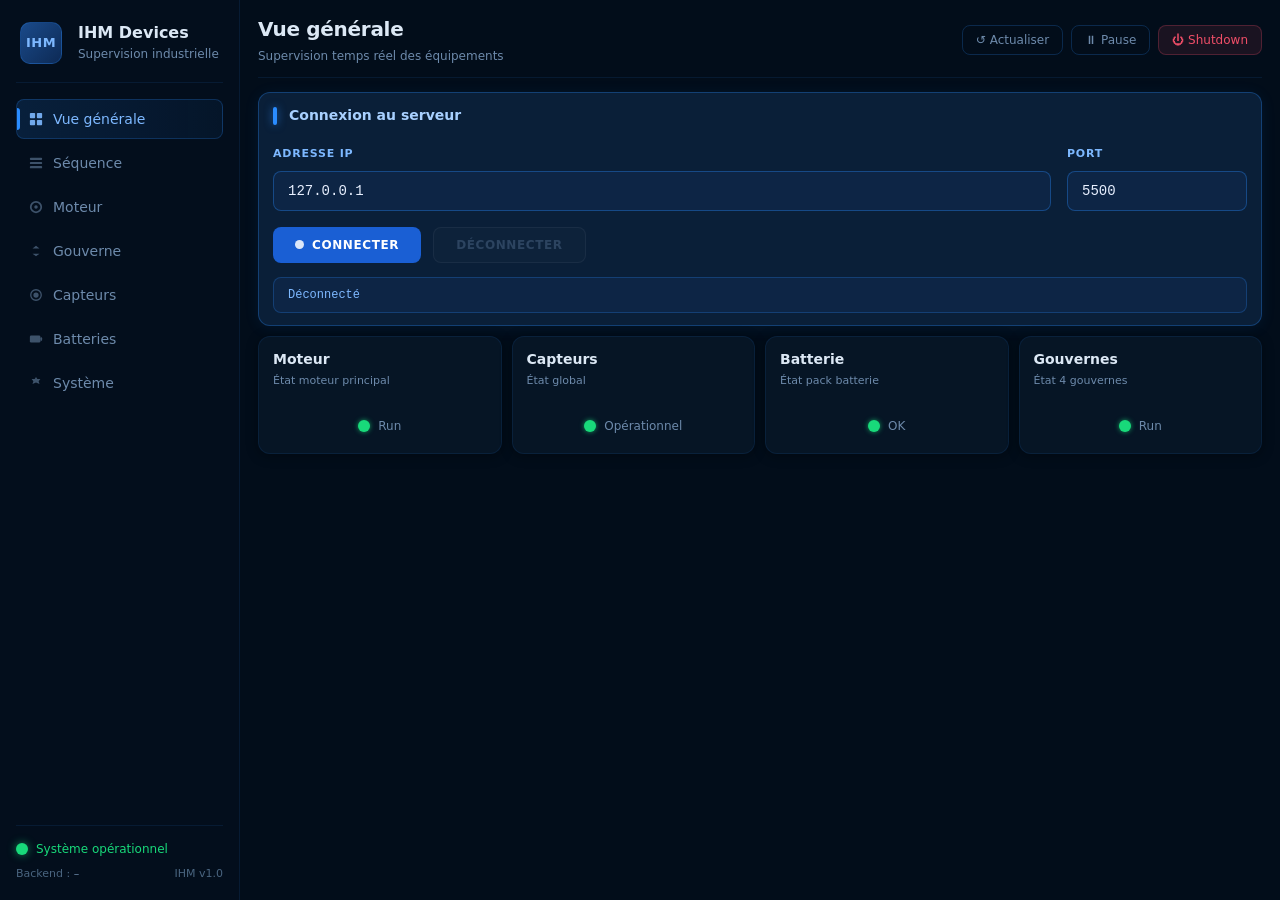
<file: index.html>
<!DOCTYPE html>
<html lang="fr">
<head>
  <meta charset="UTF-8" />
  <meta name="viewport" content="width=device-width, initial-scale=1.0" />
  <title>IHM Supervision Industrielle</title>
  <link rel="stylesheet" href="style.css" />
</head>
<body>
<div class="app">

  <aside class="sidebar">
    <div class="brand">
      <div class="brand-logo">IHM</div>
      <div>
        <h1>IHM Devices</h1>
        <p>Supervision industrielle</p>
      </div>
    </div>
    <nav class="nav">
      <button class="nav-btn active" data-tab="dashboard"><span class="nav-icon nav-icon--dash"></span>Vue générale</button>
      <button class="nav-btn" data-tab="sequence"><span class="nav-icon nav-icon--seq"></span>Séquence</button>
      <button class="nav-btn" data-tab="moteur"><span class="nav-icon nav-icon--motor"></span>Moteur</button>
      <button class="nav-btn" data-tab="gouverne"><span class="nav-icon nav-icon--gouv"></span>Gouverne</button>
      <button class="nav-btn" data-tab="sensors"><span class="nav-icon nav-icon--sensor"></span>Capteurs</button>
      <button class="nav-btn" data-tab="batteries"><span class="nav-icon nav-icon--bat"></span>Batteries</button>
      <button class="nav-btn" data-tab="systeme"><span class="nav-icon nav-icon--sys"></span>Système</button>
    </nav>
    <div class="sidebar-footer">
      <div class="system-state">
        <span class="state-dot online"></span>
        <span id="sysStateLabel">Système opérationnel</span>
      </div>
      <div class="sidebar-meta">
        <span>Backend : <strong id="sidebarBackendStatus">–</strong></span>
        <span>IHM v1.0</span>
      </div>
    </div>
  </aside>

  <main class="main">
    <header class="topbar">
      <div>
        <h2 id="pageTitle">Vue générale</h2>
        <p id="pageSubtitle">Supervision temps réel des équipements</p>
      </div>
      <div class="topbar-actions">
        <button class="ghost-btn" id="refreshBtn">↺ Actualiser</button>
        <button class="ghost-btn" id="pauseBtn">⏸ Pause</button>
        <button class="danger-btn" id="globalShutdownBtn">⏻ Shutdown</button>
      </div>
    </header>

    <!-- ══════════ DASHBOARD ══════════ -->
    <section id="dashboard" class="tab-content active">
      <div class="grid">

        <!-- Connexion WebSocket -->
        <div class="card span-12 card-connexion">
          <div class="conn-card-title">
            <span class="conn-accent-bar"></span>
            <h3>Connexion au serveur</h3>
          </div>
          <div class="conn-fields-row">
            <div class="conn-field-group conn-field-ip">
              <label for="wsIp">ADRESSE IP</label>
              <input id="wsIp" type="text" placeholder="127.0.0.1" value="127.0.0.1" spellcheck="false" autocomplete="off" />
            </div>
            <div class="conn-field-group conn-field-port">
              <label for="wsPort">PORT</label>
              <input id="wsPort" type="number" placeholder="5500" value="5500" min="1" max="65535" />
            </div>
          </div>
          <div class="conn-btn-row">
            <button class="conn-btn-connect" id="btnConnect"><span class="conn-btn-dot"></span>CONNECTER</button>
            <button class="conn-btn-disconnect" id="btnDisconnect" disabled>DÉCONNECTER</button>
          </div>
          <div class="conn-status-bar" id="connectionStatus">Déconnecté</div>
          <div class="conn-error-bar hidden" id="errorMessage"></div>
        </div>

        <!-- Résumé Moteur — Run uniquement -->
        <div class="card span-3">
          <div class="card-header">
            <div><h3>Moteur</h3><p>État moteur principal</p></div>

          </div>
          <div class="dash-kpi-center">
            <div class="dash-kpi-led-row">
              <span class="led-sm" id="dashMotorRunLed" data-state="unknown"></span>
              <span class="dash-kpi-label">Run</span>
            </div>

          </div>
        </div>

        <!-- Résumé Capteurs — 1 LED globale -->
        <div class="card span-3">
          <div class="card-header">
            <div><h3>Capteurs</h3><p>État global</p></div>
          </div>
          <!-- LEDs masquées utilisées par le JS -->
          <span style="display:none" id="dashLedEau"      data-state="unknown"></span>
          <span style="display:none" id="dashLedPression" data-state="unknown"></span>
          <span style="display:none" id="dashLedTemp1"    data-state="unknown"></span>
          <span style="display:none" id="dashLedTemp2"    data-state="unknown"></span>
          <span style="display:none" id="dashLedTemp3"    data-state="unknown"></span>
          <span style="display:none" id="dashLedTempP"    data-state="unknown"></span>
          <span style="display:none" id="dashLedTemp"     data-state="unknown"></span>
          <div class="dash-kpi-center">
            <div class="dash-kpi-led-row">
              <span class="led-sm" id="dashLedCapteurs" data-state="unknown"></span>
              <span class="dash-kpi-label">Opérationnel</span>
            </div>
          </div>
        </div>

        <!-- Résumé Batterie — badge OK + niveau -->
        <div class="card span-3">
          <div class="card-header">
            <div><h3>Batterie</h3><p>État pack batterie</p></div>

          </div>
          <div class="dash-kpi-center">
            <div class="dash-kpi-led-row">
              <span class="led-sm" id="dashBatLed" data-state="unknown"></span>
              <span class="dash-kpi-label">OK</span>
            </div>

          </div>
        </div>

        <!-- Résumé Gouvernes — Run -->
        <div class="card span-3">
          <div class="card-header">
            <div><h3>Gouvernes</h3><p>État 4 gouvernes</p></div>
          </div>
          <div class="dash-kpi-center">
            <div class="dash-kpi-led-row">
              <span class="led-sm" id="dashGouvRunLed" data-state="unknown"></span>
              <span class="dash-kpi-label">Run</span>
            </div>
          </div>
        </div>

      </div>
    </section>

    <!-- ══════════ SÉQUENCE ══════════ -->
    <section id="sequence" class="tab-content">
      <div class="grid">

        <div class="card span-12 card-motor-banner">
          <div class="motor-banner-content">
            <div class="motor-banner-title">
              <span class="motor-banner-dot" id="seqBannerDot"></span>
              <div><h3>Gestion des séquences</h3><p>Séquence manuelle (10 étapes) ou automatique</p></div>
            </div>
            <span class="status-pill" id="seqStatusBadge">IDLE</span>
          </div>
        </div>

        <!-- SÉQUENCE MANUELLE -->
        <div class="card span-7">
          <div class="card-header">
            <div><h3>Séquence manuelle</h3><p>Exécution étape par étape</p></div>
          </div>
          <div class="seq-list">
            <div class="seq-item" id="seqItem1">
              <span class="seq-num">01</span>
              <span class="seq-name">Alimentation courant</span>
              <span class="led-sm seq-led" id="seqLed1" data-state="unknown"></span>
              <div class="seq-toggle" id="seqToggle1" data-active="0">
                <span class="seq-toggle-label seq-toggle-off">OFF</span>
                <span class="seq-toggle-thumb"></span>
                <span class="seq-toggle-label seq-toggle-on">ON</span>
              </div>
              <button class="seq-validate-btn" id="seqBtn1">Valider</button>
            </div>
            <div class="seq-item" id="seqItem2">
              <span class="seq-num">02</span>
              <span class="seq-name">Reset Shutdown</span>
              <span class="led-sm seq-led" id="seqLed2" data-state="unknown"></span>
              <div class="seq-toggle" id="seqToggle2" data-active="0">
                <span class="seq-toggle-label seq-toggle-off">OFF</span>
                <span class="seq-toggle-thumb"></span>
                <span class="seq-toggle-label seq-toggle-on">ON</span>
              </div>
              <button class="seq-validate-btn" id="seqBtn2">Valider</button>
            </div>
            <div class="seq-item" id="seqItem3">
              <span class="seq-num">03</span>
              <span class="seq-name">Allumage du 48V</span>
              <span class="led-sm seq-led" id="seqLed3" data-state="unknown"></span>
              <div class="seq-toggle" id="seqToggle3" data-active="0">
                <span class="seq-toggle-label seq-toggle-off">OFF</span>
                <span class="seq-toggle-thumb"></span>
                <span class="seq-toggle-label seq-toggle-on">ON</span>
              </div>
              <button class="seq-validate-btn" id="seqBtn3">Valider</button>
            </div>
            <div class="seq-item" id="seqItem4">
              <span class="seq-num">04</span>
              <span class="seq-name">Attente Magic</span>
              <span class="led-sm seq-led" id="seqLed4" data-state="unknown"></span>
              <div class="seq-toggle" id="seqToggle4" data-active="0">
                <span class="seq-toggle-label seq-toggle-off">OFF</span>
                <span class="seq-toggle-thumb"></span>
                <span class="seq-toggle-label seq-toggle-on">ON</span>
              </div>
              <button class="seq-validate-btn" id="seqBtn4">Valider</button>
            </div>
            <div class="seq-item" id="seqItem5">
              <span class="seq-num">05</span>
              <span class="seq-name">Attente velib</span>
              <span class="led-sm seq-led" id="seqLed5" data-state="unknown"></span>
              <div class="seq-toggle" id="seqToggle5" data-active="0">
                <span class="seq-toggle-label seq-toggle-off">OFF</span>
                <span class="seq-toggle-thumb"></span>
                <span class="seq-toggle-label seq-toggle-on">ON</span>
              </div>
              <button class="seq-validate-btn" id="seqBtn5">Valider</button>
            </div>
            <div class="seq-item" id="seqItem6">
              <span class="seq-num">06</span>
              <span class="seq-name">Passage KAPa On</span>
              <span class="led-sm seq-led" id="seqLed6" data-state="unknown"></span>
              <button class="seq-validate-btn" id="seqBtn6">ON</button>
            </div>
            <div class="seq-item" id="seqItem7">
              <span class="seq-num">07</span>
              <span class="seq-name">Passage Puissance On</span>
              <span class="led-sm seq-led" id="seqLed7" data-state="unknown"></span>
              <div class="seq-toggle" id="seqToggle7" data-active="0">
                <span class="seq-toggle-label seq-toggle-off">OFF</span>
                <span class="seq-toggle-thumb"></span>
                <span class="seq-toggle-label seq-toggle-on">ON</span>
              </div>
              <button class="seq-validate-btn" id="seqBtn7">Valider</button>
            </div>
            <div class="seq-item" id="seqItem8">
              <span class="seq-num">08</span>
              <span class="seq-name">Passage KAPa Off</span>
              <span class="led-sm seq-led" id="seqLed8" data-state="unknown"></span>
              <button class="seq-validate-btn" id="seqBtn8">OFF</button>
            </div>
            <div class="seq-item" id="seqItem9">
              <span class="seq-num">09</span>
              <span class="seq-name">Mode Safety a On</span>
              <span class="led-sm seq-led" id="seqLed9" data-state="unknown"></span>
              <div class="seq-toggle" id="seqToggle9" data-active="0">
                <span class="seq-toggle-label seq-toggle-off">OFF</span>
                <span class="seq-toggle-thumb"></span>
                <span class="seq-toggle-label seq-toggle-on">ON</span>
              </div>
              <button class="seq-validate-btn" id="seqBtn9">Valider</button>
            </div>
            <div class="seq-item" id="seqItem10">
              <span class="seq-num">10</span>
              <span class="seq-name">Séquence finale</span>
              <span class="led-sm seq-led" id="seqLed10" data-state="unknown"></span>
              <div class="seq-toggle" id="seqToggle10" data-active="0">
                <span class="seq-toggle-label seq-toggle-off">OFF</span>
                <span class="seq-toggle-thumb"></span>
                <span class="seq-toggle-label seq-toggle-on">ON</span>
              </div>
              <button class="seq-validate-btn" id="seqBtn10">Valider</button>
            </div>
          </div>
        </div>

        <!-- SÉQUENCE AUTOMATIQUE -->
        <div class="card span-5">
          <div class="card-header">
            <div><h3>Séquence automatique</h3><p>Lancement automatique de la séquence complète</p></div>
          </div>
          <div class="seq-auto-panel">
            <div class="seq-auto-status">
              <div class="seq-auto-row">
                <span class="led-sm" id="seqAutoLed" data-state="unknown"></span>
                <span id="seqAutoLabel">En attente</span>
              </div>
              <div class="seq-auto-progress">
                <div class="seq-auto-bar" id="seqAutoBar" style="width:0%"></div>
              </div>
              <span class="seq-auto-pct" id="seqAutoPct">0 / 10</span>
            </div>
            <button class="seq-auto-launch-btn" id="seqAutoBtn">▶ Lancer séquence auto</button>
            <button class="seq-auto-stop-btn hidden" id="seqAutoStopBtn">■ Arrêter</button>
            <div class="motor-command-feedback" id="seqAutoFeedback">Aucune séquence active.</div>
          </div>
        </div>

      </div>
    </section>

    <!-- ══════════ MOTEUR ══════════ -->
    <section id="moteur" class="tab-content">
      <div class="grid">

        <!-- Bandeau -->
        <div class="card span-12 card-motor-banner">
          <div class="motor-banner-content">
            <div class="motor-banner-title">
              <span class="motor-banner-dot" id="motorBannerDot"></span>
              <div><h3>Moteur principal — SMO</h3><p>Supervision et commande du moteur de propulsion</p></div>
            </div>
            <div class="banner-indicators-row banner-indicators-row--lg">
              <div class="banner-ind-item banner-ind-item--lg">
                <span class="led" id="motorIndStatut" data-state="unknown"></span>
                <span>Statut</span>
              </div>
              <div class="banner-ind-sep"></div>
              <div class="banner-ind-item banner-ind-item--lg">
                <span class="led" id="motorIndSeq" data-state="unknown"></span>
                <span>Séquence</span>
              </div>
              <div class="banner-ind-sep"></div>
              <div class="banner-ind-item banner-ind-item--lg">
                <span class="led" id="motorIndRun" data-state="unknown"></span>
                <span>Run</span>
              </div>
            </div>

          </div>
        </div>

        <!-- Commande opérationnelle -->
        <div class="card span-12">
          <div class="card-header">
            <div><h3>Commande opérationnelle</h3><p>Lancement séquence et run moteur</p></div>
          </div>
          <div class="op-cmd-row-wide">
            <button class="op-btn-wide op-btn-wide--seq" id="motorSeqBtn">
              <span class="led-sm" id="motorSeqLed" data-state="unknown"></span>
              <span class="op-btn-wide-label">Séquence</span>
            </button>
            <button class="op-btn-wide op-btn-wide--run" id="motorRunBtn">
              <span class="led-sm" id="motorRunLed" data-state="unknown"></span>
              <span class="op-btn-wide-label">Run</span>
            </button>
          </div>
        </div>

        <!-- Commande RPM + Infos côte à côte -->
        <div class="card span-5">
          <div class="card-header">
            <div><h3>Commande moteur</h3><p>Saisie de la consigne RPM</p></div>
          </div>
          <div class="motor-command-box">
            <label class="motor-command-label" for="rpmInput">Consigne RPM (0 – 3000 tr/min)</label>
            <div class="motor-input-row">
              <input id="rpmInput" type="number" min="0" max="3000" step="10" value="1500" placeholder="Entrer la vitesse" />
              <button id="sendRpmBtn" class="btn-primary">Entrée</button>
              <button id="stopMotorBtn" class="btn-stop">Stop</button>
            </div>
            <div class="motor-command-feedback" id="motorCommandFeedback">Aucune commande envoyée.</div>
          </div>
        </div>

        <div class="card span-7">
          <div class="card-header">
            <div><h3>Informations moteur</h3><p>État courant en temps réel</p></div>
          </div>
          <div class="motor-info-grid">
            <div class="motor-info-box"><span class="motor-info-label">Statut</span><strong id="motorStatus">RUN</strong></div>
            <div class="motor-info-box"><span class="motor-info-label">RPM actuel</span><strong id="motorRpmActual">– tr/min</strong></div>
            <div class="motor-info-box"><span class="motor-info-label">RPM consigné</span><strong id="motorRpmCmd">– tr/min</strong></div>
            <div class="motor-info-box"><span class="motor-info-label">Temp. moteur</span><strong id="motorTemperature">– °C</strong></div>
          </div>
          <div class="rpm-gauge-wrap">
            <div class="rpm-gauge-header">
              <span class="motor-info-label">Charge RPM</span>
              <span id="rpmGaugePct">–%</span>
            </div>
            <div class="rpm-gauge-track">
              <div class="rpm-gauge-fill" id="rpmGaugeFill" style="width:0%"></div>
            </div>
            <div class="rpm-gauge-scale">
              <span>0</span><span>1107</span><span>2214</span><span>3321</span><span>4428</span>
            </div>
          </div>
        </div>

        <!-- Courbe moteur — RPM + 4 températures -->
        <div class="card span-12">
          <div class="card-header">
            <div><h3>Courbe moteur</h3><p>RPM · TempSmo1 · TempSmo2 · TempSmo3 · TempPlaque</p></div>
            <div class="chart-toggle-group">
              <button class="chart-toggle active" data-series="0" data-chart="motorChart">RPM</button>
              <button class="chart-toggle active" data-series="1" data-chart="motorChart">T°Moteur</button>
              <button class="chart-toggle active" data-series="2" data-chart="motorChart">T°Smo1</button>
              <button class="chart-toggle active" data-series="3" data-chart="motorChart">T°Smo2</button>
              <button class="chart-toggle active" data-series="4" data-chart="motorChart">T°Smo3</button>
              <button class="chart-toggle active" data-series="5" data-chart="motorChart">T°Plaque</button>
            </div>
          </div>
          <div class="chart-wrap"><canvas id="motorChart"></canvas></div>
        </div>

      </div>
    </section>

    <!-- ══════════ GOUVERNE ══════════ -->
    <section id="gouverne" class="tab-content">
      <div class="grid">

        <!-- Bandeau — indicateurs sur une ligne -->
        <div class="card span-12 card-motor-banner">
          <div class="motor-banner-content">
            <div class="motor-banner-title">
              <span class="motor-banner-dot" id="gouvBannerDot"></span>
              <div><h3>Gouvernes — Positionneurs</h3><p>4 gouvernes CANopen</p></div>
            </div>
            <!-- 4 gouvernes × (Statut + Run) sur une ligne, Séq. unique commune -->
            <!-- LEDs masquées pour le JS -->
            <span style="display:none" id="gSupStatut" data-state="unknown"></span>
            <span style="display:none" id="gSupRun"    data-state="unknown"></span>
            <span style="display:none" id="gTriStatut" data-state="unknown"></span>
            <span style="display:none" id="gTriRun"    data-state="unknown"></span>
            <span style="display:none" id="gInfStatut" data-state="unknown"></span>
            <span style="display:none" id="gInfRun"    data-state="unknown"></span>
            <span style="display:none" id="gBabStatut" data-state="unknown"></span>
            <span style="display:none" id="gBabRun"    data-state="unknown"></span>
            <!-- Séquence unique visible -->
            <div class="banner-ind-item banner-ind-item--lg">
              <span class="led gouv-seq-led" id="gouvSeqLed" data-state="unknown"></span>
              <span style="font-size:12px;font-weight:600;color:var(--muted)">Séquence</span>
            </div>

          </div>
        </div>

        <!-- Retour mesures (gauche) + Commande position (droite) -->
        <div class="card span-6">
          <div class="card-header">
            <div><h3>Retour mesures</h3><p>stGOUVERNE2SCG — TxPDO</p></div>
          </div>
          <div class="gouv-table-wrap">
            <table class="table gouv-measures-table">
              <thead>
                <tr><th>Gouverne</th><th>Status</th><th>Run</th><th>Position</th><th>Vitesse</th><th>Couple</th><th>SW</th></tr>
              </thead>
              <tbody>
                <tr>
                  <td class="gouv-name gouv-sup">Sup</td>
                  <td><span class="led" id="ledGouvSup" data-state="unknown"></span></td><td><span class="led" id="runGouvSup" data-state="unknown"></span></td>
                  <td id="gSup_pos">–</td><td id="gSup_vit">–</td><td id="gSup_cpl">–</td><td id="gSup_sw">–</td>
                </tr>
                <tr>
                  <td class="gouv-name gouv-tri">Tri</td>
                  <td><span class="led" id="ledGouvTri" data-state="unknown"></span></td><td><span class="led" id="runGouvTri" data-state="unknown"></span></td>
                  <td id="gTri_pos">–</td><td id="gTri_vit">–</td><td id="gTri_cpl">–</td><td id="gTri_sw">–</td>
                </tr>
                <tr>
                  <td class="gouv-name gouv-inf">Inf</td>
                  <td><span class="led" id="ledGouvInf" data-state="unknown"></span></td><td><span class="led" id="runGouvInf" data-state="unknown"></span></td>
                  <td id="gInf_pos">–</td><td id="gInf_vit">–</td><td id="gInf_cpl">–</td><td id="gInf_sw">–</td>
                </tr>
                <tr>
                  <td class="gouv-name gouv-bab">Bab</td>
                  <td><span class="led" id="ledGouvBab" data-state="unknown"></span></td><td><span class="led" id="runGouvBab" data-state="unknown"></span></td>
                  <td id="gBab_pos">–</td><td id="gBab_vit">–</td><td id="gBab_cpl">–</td><td id="gBab_sw">–</td>
                </tr>
              </tbody>
            </table>
          </div>
          <!-- Barres de position -->
          <div class="rpm-gauge-wrap" style="margin-top:10px;">
            <div class="rpm-gauge-header">
              <span class="motor-info-label">Positions (±16.5° limite)</span>
              <span id="gouvPosPct" style="font-size:10px;color:var(--muted)">—</span>
            </div>
            <div class="gouv-bars-row">
              <div class="gouv-bar-item"><span class="gouv-bar-label gouv-sup">Sup</span><div class="rpm-gauge-track"><div class="rpm-gauge-fill gouv-fill"     id="gouvBarSup" style="width:50%"></div></div></div>
              <div class="gouv-bar-item"><span class="gouv-bar-label gouv-tri">Tri</span><div class="rpm-gauge-track"><div class="rpm-gauge-fill gouv-fill-tri" id="gouvBarTri" style="width:50%"></div></div></div>
              <div class="gouv-bar-item"><span class="gouv-bar-label gouv-inf">Inf</span><div class="rpm-gauge-track"><div class="rpm-gauge-fill gouv-fill-inf" id="gouvBarInf" style="width:50%"></div></div></div>
              <div class="gouv-bar-item"><span class="gouv-bar-label gouv-bab">Bab</span><div class="rpm-gauge-track"><div class="rpm-gauge-fill gouv-fill-bab" id="gouvBarBab" style="width:50%"></div></div></div>
            </div>
            <div class="rpm-gauge-scale"><span>-150</span><span>-75</span><span>0</span><span>+75</span><span>+150</span></div>
          </div>
        </div>

        <!-- Commande position (droite) -->
        <div class="card span-6">
          <div class="card-header">
            <div><h3>Commande position</h3><p>Consigne aux gouvernes sélectionnées</p></div>
          </div>
          <div class="motor-command-box">
            <label class="motor-command-label" for="gouvPosInput">Consigne (−150 à +150)</label>
            <div class="motor-input-row">
              <input id="gouvPosInput" type="number" min="-150" max="150" step="0.5" value="0" />
              <button id="sendGouvPosBtn" class="btn-primary">Envoyer</button>
            </div>
            <div class="motor-command-feedback" id="gouvCommandFeedback">Aucune commande envoyée.</div>
          </div>
          <div class="gouv-select-section">
            <div class="gouv-select-title">Gouvernes cibles</div>
            <div class="gouv-checkboxes">
              <label class="gouv-cb gouv-cb--sup"><input type="checkbox" id="cbGouvSup" checked /><span class="gouv-cb-box"></span><span>Supérieure</span></label>
              <label class="gouv-cb gouv-cb--tri"><input type="checkbox" id="cbGouvTri" checked /><span class="gouv-cb-box"></span><span>Tribord</span></label>
              <label class="gouv-cb gouv-cb--inf"><input type="checkbox" id="cbGouvInf" checked /><span class="gouv-cb-box"></span><span>Inférieure</span></label>
              <label class="gouv-cb gouv-cb--bab"><input type="checkbox" id="cbGouvBab" checked /><span class="gouv-cb-box"></span><span>Babord</span></label>
            </div>
            <button class="gouv-select-all" id="gouvSelectAll">Tout sélectionner</button>
          </div>
        </div>

        <!-- Carte Positions gouvernes : schéma + sliders -->
        <div class="card span-8">
          <div class="card-header">
            <div><h3>Positions gouvernes</h3><p>Schéma temps réel · Limite ±16.5°</p></div>
          </div>
          <div class="gouv-schema-row">

            <!-- Schéma SVG -->
            <div class="gouv-schema-wrap" style="flex:0 0 320px;max-width:320px;">
            <svg id="gouverneSVG" viewBox="0 0 480 480" style="display:block;width:100%;max-height:320px;">
              <defs>
                <radialGradient id="bodyGrad" cx="50%" cy="40%" r="60%">
                  <stop offset="0%"   stop-color="#1a3a5c"/>
                  <stop offset="100%" stop-color="#0a1f38"/>
                </radialGradient>
                <filter id="gouvGlow">
                  <feGaussianBlur stdDeviation="3" result="blur"/>
                  <feMerge><feMergeNode in="blur"/><feMergeNode in="SourceGraphic"/></feMerge>
                </filter>
                <filter id="bodyShadow">
                  <feDropShadow dx="0" dy="4" stdDeviation="8" flood-color="rgba(0,0,0,0.6)"/>
                </filter>
                <linearGradient id="gSupGrad" x1="0" y1="0" x2="1" y2="0">
                  <stop offset="0%" stop-color="#7b5af5"/>
                  <stop offset="100%" stop-color="#a78bfa"/>
                </linearGradient>
                <linearGradient id="gTriGrad" x1="0" y1="0" x2="1" y2="0">
                  <stop offset="0%" stop-color="#2a8cff"/>
                  <stop offset="100%" stop-color="#56a8ff"/>
                </linearGradient>
                <linearGradient id="gInfGrad" x1="0" y1="0" x2="0" y2="1">
                  <stop offset="0%" stop-color="#18d97a"/>
                  <stop offset="100%" stop-color="#4eeaa0"/>
                </linearGradient>
                <linearGradient id="gBabGrad" x1="1" y1="0" x2="0" y2="0">
                  <stop offset="0%" stop-color="#f5a623"/>
                  <stop offset="100%" stop-color="#ffc55a"/>
                </linearGradient>
              </defs>

              <!-- Grille -->
              <circle cx="240" cy="240" r="200" fill="none" stroke="rgba(42,140,255,0.05)" stroke-width="1"/>
              <circle cx="240" cy="240" r="150" fill="none" stroke="rgba(42,140,255,0.04)" stroke-width="1"/>
              <circle cx="240" cy="240" r="100" fill="none" stroke="rgba(42,140,255,0.06)" stroke-width="1"/>
              <line x1="40" y1="240" x2="440" y2="240" stroke="rgba(42,140,255,0.04)" stroke-width="1"/>
              <line x1="240" y1="40"  x2="240" y2="440" stroke="rgba(42,140,255,0.04)" stroke-width="1"/>

              <!-- G1 Supérieure — haut -->
              <line x1="240" y1="60" x2="240" y2="140" stroke="#3a5a7a" stroke-width="3" stroke-linecap="round"/>
              <line x1="220" y1="60" x2="260" y2="60" stroke="#3a5a7a" stroke-width="2"/>
              <g id="govSup" transform="rotate(0,240,140)">
                <rect x="232" y="76" width="16" height="64" rx="6" fill="url(#gSupGrad)" opacity="0.92" filter="url(#gouvGlow)"/>
                <rect x="236" y="80" width="8" height="56" rx="3" fill="rgba(255,255,255,0.08)"/>
              </g>
              <text x="240" y="48" text-anchor="middle" font-size="15" font-weight="700" font-family="Segoe UI,sans-serif" fill="#7b5af5">G1 Sup</text>
              <text id="valSup" x="240" y="57" text-anchor="middle" font-size="13" font-family="Consolas,monospace" fill="#a78bfa">0.0°</text>

              <!-- G2 Tribord — droite -->
              <line x1="340" y1="240" x2="420" y2="240" stroke="#3a5a7a" stroke-width="3" stroke-linecap="round"/>
              <line x1="420" y1="220" x2="420" y2="260" stroke="#3a5a7a" stroke-width="2"/>
              <g id="govTri" transform="rotate(0,340,240)">
                <rect x="344" y="232" width="64" height="16" rx="6" fill="url(#gTriGrad)" opacity="0.92" filter="url(#gouvGlow)"/>
                <rect x="348" y="236" width="56" height="8" rx="3" fill="rgba(255,255,255,0.08)"/>
              </g>
              <text x="432" y="237" text-anchor="start" font-size="15" font-weight="700" font-family="Segoe UI,sans-serif" fill="#2a8cff">G2 Tri</text>
              <text id="valTri" x="432" y="247" text-anchor="start" font-size="13" font-family="Consolas,monospace" fill="#56a8ff">0.0°</text>

              <!-- G3 Inférieure — bas -->
              <line x1="240" y1="340" x2="240" y2="420" stroke="#3a5a7a" stroke-width="3" stroke-linecap="round"/>
              <line x1="220" y1="420" x2="260" y2="420" stroke="#3a5a7a" stroke-width="2"/>
              <g id="govInf" transform="rotate(0,240,340)">
                <rect x="232" y="340" width="16" height="64" rx="6" fill="url(#gInfGrad)" opacity="0.92" filter="url(#gouvGlow)"/>
                <rect x="236" y="344" width="8" height="56" rx="3" fill="rgba(255,255,255,0.08)"/>
              </g>
              <text x="240" y="438" text-anchor="middle" font-size="15" font-weight="700" font-family="Segoe UI,sans-serif" fill="#18d97a">G3 Inf</text>
              <text id="valInf" x="240" y="448" text-anchor="middle" font-size="13" font-family="Consolas,monospace" fill="#4eeaa0">0.0°</text>

              <!-- G4 Babord — gauche -->
              <line x1="60" y1="240" x2="140" y2="240" stroke="#3a5a7a" stroke-width="3" stroke-linecap="round"/>
              <line x1="60" y1="220" x2="60" y2="260" stroke="#3a5a7a" stroke-width="2"/>
              <g id="govBab" transform="rotate(0,140,240)">
                <rect x="76" y="232" width="64" height="16" rx="6" fill="url(#gBabGrad)" opacity="0.92" filter="url(#gouvGlow)"/>
                <rect x="80" y="236" width="56" height="8" rx="3" fill="rgba(255,255,255,0.08)"/>
              </g>
              <text x="48" y="237" text-anchor="end" font-size="15" font-weight="700" font-family="Segoe UI,sans-serif" fill="#f5a623">G4 Bab</text>
              <text id="valBab" x="48" y="247" text-anchor="end" font-size="13" font-family="Consolas,monospace" fill="#ffc55a">0.0°</text>

              <!-- Corps central -->
              <ellipse cx="240" cy="240" rx="85" ry="68"
                       fill="url(#bodyGrad)" stroke="rgba(42,140,255,0.35)"
                       stroke-width="2" filter="url(#bodyShadow)"/>
              <ellipse cx="232" cy="222" rx="38" ry="20" fill="rgba(255,255,255,0.04)"/>
              <circle cx="240" cy="240" r="3" fill="rgba(42,140,255,0.4)"/>

              <!-- Points pivot -->
              <circle cx="240" cy="140" r="5" fill="#3a5a7a" stroke="rgba(42,140,255,0.4)" stroke-width="1.5"/>
              <circle cx="340" cy="240" r="5" fill="#3a5a7a" stroke="rgba(42,140,255,0.4)" stroke-width="1.5"/>
              <circle cx="240" cy="340" r="5" fill="#3a5a7a" stroke="rgba(42,140,255,0.4)" stroke-width="1.5"/>
              <circle cx="140" cy="240" r="5" fill="#3a5a7a" stroke="rgba(42,140,255,0.4)" stroke-width="1.5"/>

              <!-- Arcs limite ±16.5° -->
              <path d="M 218 108 A 34 34 0 0 1 262 108" fill="none" stroke="rgba(240,78,104,0.25)" stroke-width="1.5" stroke-dasharray="3,3"/>
              <path d="M 372 218 A 34 34 0 0 1 372 262" fill="none" stroke="rgba(240,78,104,0.25)" stroke-width="1.5" stroke-dasharray="3,3"/>
              <path d="M 262 372 A 34 34 0 0 1 218 372" fill="none" stroke="rgba(240,78,104,0.25)" stroke-width="1.5" stroke-dasharray="3,3"/>
              <path d="M 108 262 A 34 34 0 0 1 108 218" fill="none" stroke="rgba(240,78,104,0.25)" stroke-width="1.5" stroke-dasharray="3,3"/>
            </svg>
            </div>

            <!-- 4 sliders pleine largeur -->
            <div class="gouv-schema-sliders" style="flex:1;min-width:0;">
              <p class="gouv-sliders-title">Position individuelle</p>
              <div class="gouv-slider-item">
                <div class="gouv-slider-header" style="color:#7b5af5">
                  <span>G1 Sup</span><span id="lblSchSup">0.0°</span>
                </div>
                <input type="range" id="slSchSup" min="-16.5" max="16.5" step="0.1" value="0" class="gouv-range gouv-range--sup"/>
              </div>
              <div class="gouv-slider-item">
                <div class="gouv-slider-header" style="color:#2a8cff">
                  <span>G2 Tri</span><span id="lblSchTri">0.0°</span>
                </div>
                <input type="range" id="slSchTri" min="-16.5" max="16.5" step="0.1" value="0" class="gouv-range gouv-range--tri"/>
              </div>
              <div class="gouv-slider-item">
                <div class="gouv-slider-header" style="color:#18d97a">
                  <span>G3 Inf</span><span id="lblSchInf">0.0°</span>
                </div>
                <input type="range" id="slSchInf" min="-16.5" max="16.5" step="0.1" value="0" class="gouv-range gouv-range--inf"/>
              </div>
              <div class="gouv-slider-item">
                <div class="gouv-slider-header" style="color:#f5a623">
                  <span>G4 Bab</span><span id="lblSchBab">0.0°</span>
                </div>
                <input type="range" id="slSchBab" min="-16.5" max="16.5" step="0.1" value="0" class="gouv-range gouv-range--bab"/>
              </div>
            </div>

          </div>
        </div>

        <!-- Carte Homing — séparée -->
        <div class="card span-4">
          <div class="card-header">
            <div><h3>Commande Homing</h3><p>Retour position zéro des gouvernes</p></div>
          </div>
          <div class="homing-panel">
            <p class="homing-desc">Remet les gouvernes en position de référence avant toute opération.</p>
            <button class="homing-btn" id="homingBtn">⌂ Lancer Homing</button>
            <div class="motor-command-feedback" id="homingFeedback">Aucune procédure active.</div>
            <div class="homing-validation hidden" id="homingValidation">
              <p class="homing-confirm-label">Confirmer le homing ?</p>
              <div class="homing-confirm-row">
                <button class="homing-confirm-yes" id="homingYes">✓ Confirmer</button>
                <button class="homing-confirm-no"  id="homingNo">✕ Annuler</button>
              </div>
            </div>
          </div>
        </div>

      </div>
    </section>

    <!-- ══════════ CAPTEURS ══════════ -->
    <section id="sensors" class="tab-content">
      <div class="grid">

        <!-- Température — 4 sondes -->
        <div class="card span-12">
          <div class="card-header">
            <div><h3>Capteur Température</h3><p>TempSmo1/2/3 + TempPlaque — stCAPTEURTEMPERATURES</p></div>
          </div>
          <table class="table sensor-table">
            <thead>
              <tr><th>Capteur</th><th class="col-led">État</th><th>Retour</th></tr>
            </thead>
            <tbody>
              <tr>
                <td class="sensor-name">TempSmo1_mes</td>
                <td class="col-led"><span class="led" id="ledTemp1" data-state="unknown"></span></td>
                <td id="retourTemp1">– °C</td>
              </tr>
              <tr>
                <td class="sensor-name">TempSmo2_mes</td>
                <td class="col-led"><span class="led" id="ledTemp2" data-state="unknown"></span></td>
                <td id="retourTemp2">– °C</td>
              </tr>
              <tr>
                <td class="sensor-name">TempSmo3_mes</td>
                <td class="col-led"><span class="led" id="ledTemp3" data-state="unknown"></span></td>
                <td id="retourTemp3">– °C</td>
              </tr>
              <tr>
                <td class="sensor-name">TempPlaque_mes</td>
                <td class="col-led"><span class="led" id="ledTempPlaque" data-state="unknown"></span></td>
                <td id="retourTempPlaque">– °C</td>
              </tr>
            </tbody>
          </table>
        </div>

        <!-- Pression -->
        <div class="card span-6">
          <div class="card-header">
            <div><h3>Capteur Pression</h3><p>Pbar_mes — stDATACAPTEURPRESSION</p></div>
          </div>
          <table class="table sensor-table">
            <thead>
              <tr><th>Capteur</th><th class="col-led">État</th><th>Retour</th><th>Immersion</th></tr>
            </thead>
            <tbody>
              <tr>
                <td class="sensor-name">Pbar_mes</td>
                <td class="col-led"><span class="led" id="ledPression" data-state="unknown"></span></td>
                <td id="retourPression">– bar</td>
                <td id="retourImmersion" style="font-family:'Consolas',monospace;color:#56a8ff">– m</td>
              </tr>
            </tbody>
          </table>
        </div>

        <!-- Eau -->
        <div class="card span-6">
          <div class="card-header">
            <div><h3>Capteur Eau</h3><p>etat_capteur_eau — stDATACAPTEUREAU</p></div>
          </div>
          <table class="table sensor-table">
            <thead>
              <tr><th>Capteur</th><th class="col-led">État</th><th>Retour</th></tr>
            </thead>
            <tbody>
              <tr>
                <td class="sensor-name">etat_capteur_eau</td>
                <td class="col-led"><span class="led" id="ledEau" data-state="unknown"></span></td>
                <td id="retourEau">–</td>
              </tr>
            </tbody>
          </table>
        </div>

      </div>
    </section>

    <!-- ══════════ BATTERIES ══════════ -->
    <section id="batteries" class="tab-content">
      <div class="grid">

        <!-- Bandeau statut + barre niveau -->
        <div class="card span-12">
          <div class="card-header">
            <div><h3>Pack batterie</h3><p>stDeviceBatterie — stSBA2SCG_ETAT + stSba2Scg_Info</p></div>
            <span class="status-pill warn" id="batStatusBadge">MONITOR</span>
          </div>
          <div class="bat-level-display">
            <div class="bat-pct-text" id="batPctText">–%</div>
            <div class="bat-bar-track"><div class="bat-bar-fill" id="batBarFill" style="width:0%"></div></div>
            <div class="bat-bar-scale"><span>0%</span><span>25%</span><span>50%</span><span>75%</span><span>100%</span></div>
          </div>
        </div>

        <!-- État BMS — stSBA2SCG_ETAT -->
        <div class="card span-6">
          <div class="card-header">
            <div><h3>État BMS</h3><p>stSBA2SCG_ETAT</p></div>
          </div>
          <div class="bat-data-grid">
            <div class="bat-data-row"><span>batt_i (Intensité)</span><strong id="batI">– A</strong></div>
            <div class="bat-data-row"><span>batt_u (Tension)</span><strong id="batU">– V</strong></div>
            <div class="bat-data-row"><span>batt_uCharge</span><strong id="batUCharge">– V</strong></div>
            <div class="bat-data-row"><span>batt_uDech</span><strong id="batUDech">– V</strong></div>
            <div class="bat-data-row"><span>batt_T (Température)</span><strong id="batTemp" class="warning-text">– °C</strong></div>
            <div class="bat-data-row"><span>batt_Power</span><strong id="batPower">– W</strong></div>
            <div class="bat-data-row"><span>batt_Capacite</span><strong id="batCapacite">– Ah</strong></div>
            <div class="bat-data-row"><span>batt_Energie</span><strong id="batEnergie">– Wh</strong></div>
          </div>
        </div>

        <!-- Info BMS + Tensions éléments — stSba2Scg_Info + stSba2Scg_EltTension -->
        <div class="card span-6">
          <div class="card-header">
            <div><h3>Info + Tensions éléments</h3><p>stSba2Scg_Info + stSBA2SCG_ELEMENTTENSION</p></div>
          </div>
          <div class="bat-data-grid">
            <div class="bat-data-row"><span>uelmin (Tension elt min)</span><strong id="batUelmin">– V</strong></div>
            <div class="bat-data-row"><span>uelmax (Tension elt max)</span><strong id="batUelmax">– V</strong></div>
            <div class="bat-data-row"><span>Tmin (Temp min)</span><strong id="batTmin">– °C</strong></div>
            <div class="bat-data-row highlight-temp"><span>Tmax (Temp max)</span><strong id="batTmax">– °C</strong></div>
            <div class="bat-data-row"><span>BMSstate</span><strong id="batBMSstate">–</strong></div>
            <div class="bat-data-row sep-row"><span>uelement1</span><strong id="batUelt1">– V</strong></div>
            <div class="bat-data-row"><span>uelement2</span><strong id="batUelt2">– V</strong></div>
            <div class="bat-data-row"><span>uelement3</span><strong id="batUelt3">– V</strong></div>
            <div class="bat-data-row"><span>uelement4</span><strong id="batUelt4">– V</strong></div>
          </div>
        </div>

        <!-- Températures disques — stSBA2SCG_ELEMENTTEMPERATURE -->
        <div class="card span-12">
          <div class="card-header">
            <div><h3>Températures disques</h3><p>stSba2Scg_EltTemperature — stSBA2SCG_ELEMENTTEMPERATURE</p></div>
          </div>
          <div class="motor-info-grid">
            <div class="motor-info-box highlight-temp"><span class="motor-info-label">t1_disque</span><strong id="batT1Disque">– °C</strong></div>
            <div class="motor-info-box highlight-temp"><span class="motor-info-label">t2_disque</span><strong id="batT2Disque">– °C</strong></div>
            <div class="motor-info-box"><span class="motor-info-label">U min cellule (config)</span><strong id="batUmin">3.62 V</strong></div>
            <div class="motor-info-box"><span class="motor-info-label">U max cellule (config)</span><strong id="batUmax">3.79 V</strong></div>
          </div>
        </div>

      </div>
    </section>

    <!-- ══════════ SYSTÈME ══════════ -->
    <section id="systeme" class="tab-content">
      <div class="grid">
        <div class="card span-12">
          <div class="card-header">
            <div><h3>État système</h3><p>Informations générales et diagnostics</p></div>
          </div>
          <div class="kpis">
            <div class="kpi"><span class="kpi-label">Version IHM</span><span class="kpi-value" style="font-size:18px">v1.0</span></div>
            <div class="kpi"><span class="kpi-label">Backend</span><span class="kpi-value success-text" style="font-size:18px" id="systBackend">–</span></div>
            <div class="kpi"><span class="kpi-label">Uptime</span><span class="kpi-value" style="font-size:18px" id="systUptime">00:00:00</span></div>
            <div class="kpi"><span class="kpi-label">Mode</span><span class="kpi-value" style="font-size:18px">Supervision</span></div>
          </div>
        </div>
        <div class="card span-12">
          <div class="card-header">
            <div><h3>Journal opérateur</h3><p>Événements récents du système</p></div>
          </div>
          <div class="log-list" id="logList"></div>
        </div>
      </div>
    </section>

  </main>
</div>

<!-- Modal équipement -->
<div class="modal hidden" id="deviceModal">
  <div class="modal-box">
    <div class="modal-header">
      <div><h3 id="modalTitle">Détail équipement</h3><p id="modalSubtitle">Données temps réel</p></div>
      <button class="close-btn" id="closeModalBtn">✕</button>
    </div>
    <div class="modal-body">
      <div class="modal-stats">
        <div class="modal-stat"><span>Statut</span><strong id="modalStatus">OK</strong></div>
        <div class="modal-stat"><span>Valeur actuelle</span><strong id="modalCurrent">–</strong></div>
        <div class="modal-stat"><span>Seuil max</span><strong id="modalThreshold">–</strong></div>
      </div>
      <div class="chart-wrap modal-chart"><canvas id="deviceChart"></canvas></div>
    </div>
  </div>
</div>

<script src="script.js"></script>
</body>
</html>
</file>
<file: style.css>
/* ════════════════════════════════════════
   RESET & BASE
════════════════════════════════════════ */
*, *::before, *::after {
  margin: 0;
  padding: 0;
  box-sizing: border-box;
}

html, body {
  min-height: 100%;
  font-family: "Segoe UI", system-ui, sans-serif;
  background: #020d1a;
  color: #dce8f5;
  font-size: 13px;
  line-height: 1.5;
}

/* ════════════════════════════════════════
   VARIABLES
════════════════════════════════════════ */
:root {
  --bg:          #020d1a;
  --bg2:         #040f1f;
  --sidebar:     #030e1c;
  --card:        #061525;
  --card-hover:  #091d30;
  --card-light:  #0c2240;
  --border:      rgba(42, 140, 255, 0.10);
  --border-bright: rgba(42, 140, 255, 0.22);
  --text:        #dce8f5;
  --muted:       #6d8aab;
  --muted2:      #4a6580;
  --green:       #18d97a;
  --green-bg:    rgba(24, 217, 122, 0.10);
  --orange:      #f5a623;
  --orange-bg:   rgba(245, 166, 35, 0.10);
  --red:         #f04e68;
  --red-bg:      rgba(240, 78, 104, 0.10);
  --blue:        #2a8cff;
  --blue-bg:     rgba(42, 140, 255, 0.10);
  --blue-glow:   rgba(42, 140, 255, 0.18);
  --shadow:      0 4px 24px rgba(0, 0, 0, 0.45);
  --shadow-card: 0 2px 12px rgba(0, 0, 0, 0.35);
  --radius:      12px;
  --radius-sm:   8px;
}

/* ════════════════════════════════════════
   LAYOUT
════════════════════════════════════════ */
.app {
  display: flex;
  min-height: 100vh;
}

/* ════════════════════════════════════════
   SIDEBAR
════════════════════════════════════════ */
.sidebar {
  width: 240px;
  flex-shrink: 0;
  background: var(--sidebar);
  border-right: 1px solid var(--border);
  padding: 18px 16px;
  display: flex;
  flex-direction: column;
  gap: 0;
}

/* Brand */
.brand {
  display: flex;
  align-items: center;
  gap: 16px;
  padding: 4px 4px 18px;
  border-bottom: 1px solid var(--border);
  margin-bottom: 16px;
}

.brand-logo {
  width: 42px;
  height: 42px;
  background: linear-gradient(135deg, #1a4a8a, #0d2a55);
  border: 1px solid var(--border-bright);
  border-radius: 10px;
  display: flex;
  align-items: center;
  justify-content: center;
  font-weight: 700;
  font-size: 13px;
  color: #7db8ff;
  letter-spacing: 0.5px;
  flex-shrink: 0;
}

.brand h1 {
  font-size: 16px;
  font-weight: 600;
  color: var(--text);
  line-height: 1.2;
}

.brand p {
  font-size: 12px;
  color: var(--muted);
  margin-top: 2px;
}

/* Nav */
.nav {
  display: flex;
  flex-direction: column;
  gap: 4px;
  flex: 1;
}

.nav-btn {
  display: flex;
  align-items: center;
  gap: 10px;
  background: transparent;
  border: 1px solid transparent;
  color: var(--muted);
  text-align: left;
  padding: 11px 12px;
  border-radius: var(--radius-sm);
  cursor: pointer;
  transition: all 0.18s ease;
  font-size: 14px;
  font-family: inherit;
  position: relative;
}

.nav-btn:hover {
  background: rgba(42, 140, 255, 0.05);
  color: #a8c8f0;
  border-color: var(--border);
}

.nav-btn.active {
  background: linear-gradient(90deg, rgba(42,140,255,0.14), rgba(42,140,255,0.06));
  color: #7db8ff;
  border-color: var(--border-bright);
  font-weight: 500;
}

.nav-btn.active::before {
  content: "";
  position: absolute;
  left: 0;
  top: 20%;
  height: 60%;
  width: 3px;
  background: var(--blue);
  border-radius: 0 3px 3px 0;
}

.nav-icon {
  width: 15px;
  height: 15px;
  font-size: 14px;
  opacity: 0.7;
  flex-shrink: 0;
}

.nav-badge {
  margin-left: auto;
  background: var(--orange-bg);
  color: var(--orange);
  border: 1px solid rgba(245,166,35,0.25);
  border-radius: 10px;
  font-size: 10px;
  font-weight: 600;
  padding: 1px 7px;
}

/* Sidebar footer */
.sidebar-footer {
  margin-top: auto;
  padding-top: 14px;
  border-top: 1px solid var(--border);
  display: flex;
  flex-direction: column;
  gap: 8px;
}

.system-state {
  display: flex;
  align-items: center;
  gap: 8px;
  font-size: 12px;
  color: var(--green);
}

.state-dot {
  width: 12px;
  height: 12px;
  border-radius: 50%;
  flex-shrink: 0;
}

.state-dot.online {
  background: var(--green);
  box-shadow: 0 0 8px rgba(24, 217, 122, 0.6);
  animation: pulse-dot 2s ease-in-out infinite;
}

@keyframes pulse-dot {
  0%, 100% { opacity: 1; }
  50% { opacity: 0.5; }
}

.sidebar-meta {
  display: flex;
  justify-content: space-between;
  font-size: 11px;
  color: var(--muted2);
}

.sidebar-meta strong {
  color: var(--muted);
  font-weight: 500;
}

/* ════════════════════════════════════════
   MAIN
════════════════════════════════════════ */
.main {
  flex: 1;
  overflow-y: auto;
  padding: 14px 18px;
  background: var(--bg);
}

/* Topbar */
.topbar {
  display: flex;
  justify-content: space-between;
  align-items: center;
  gap: 16px;
  margin-bottom: 14px;
  padding-bottom: 12px;
  border-bottom: 1px solid var(--border);
}

.topbar h2 {
  font-size: 20px;
  font-weight: 600;
  color: var(--text);
  letter-spacing: -0.3px;
}

.topbar p {
  font-size: 12px;
  color: var(--muted);
  margin-top: 3px;
}

.topbar-actions {
  display: flex;
  align-items: center;
  gap: 8px;
  flex-wrap: wrap;
}

.ghost-btn {
  background: transparent;
  border: 1px solid var(--border-bright);
  color: var(--muted);
  padding: 7px 13px;
  border-radius: var(--radius-sm);
  cursor: pointer;
  font-size: 12px;
  font-family: inherit;
  transition: all 0.15s;
}

.ghost-btn:hover {
  background: var(--blue-bg);
  color: var(--blue);
  border-color: rgba(42,140,255,0.35);
}

.danger-btn {
  background: var(--red-bg);
  border: 1px solid rgba(240,78,104,0.25);
  color: var(--red);
  padding: 7px 13px;
  border-radius: var(--radius-sm);
  cursor: pointer;
  font-size: 12px;
  font-weight: 500;
  font-family: inherit;
  transition: all 0.15s;
}

.danger-btn:hover {
  background: rgba(240,78,104,0.2);
  border-color: rgba(240,78,104,0.45);
}

/* ════════════════════════════════════════
   ONGLETS
════════════════════════════════════════ */
.tab-content { display: none; }
.tab-content.active { display: block; }

/* ════════════════════════════════════════
   GRILLE
════════════════════════════════════════ */
.grid {
  display: grid;
  grid-template-columns: repeat(12, 1fr);
  gap: 10px;
}

.span-12 { grid-column: span 12; }
.span-8  { grid-column: span 8; }
.span-7  { grid-column: span 7; }
.span-6  { grid-column: span 6; }
.span-5  { grid-column: span 5; }
.span-4  { grid-column: span 4; }

/* ════════════════════════════════════════
   CARTE
════════════════════════════════════════ */
.card {
  background: var(--card);
  border-radius: var(--radius);
  padding: 12px 14px;
  border: 1px solid var(--border);
  box-shadow: var(--shadow-card);
  transition: border-color 0.2s;
}

.card:hover {
  border-color: var(--border-bright);
}

.card-header {
  display: flex;
  justify-content: space-between;
  align-items: flex-start;
  gap: 12px;
  margin-bottom: 16px;
}

.card-header h3 {
  font-size: 14px;
  font-weight: 600;
  color: var(--text);
  margin-bottom: 3px;
}

.card-header p {
  font-size: 11px;
  color: var(--muted);
}

/* ════════════════════════════════════════
   LIVE BADGE
════════════════════════════════════════ */
.live-badge {
  display: flex;
  align-items: center;
  gap: 7px;
  font-size: 13px;
  font-weight: 500;
  color: var(--green);
  background: var(--green-bg);
  border: 1px solid rgba(24,217,122,0.2);
  padding: 5px 10px;
  border-radius: 20px;
  white-space: nowrap;
}

.pulse {
  width: 6px;
  height: 6px;
  background: var(--green);
  border-radius: 50%;
  animation: pulse-dot 1.5s ease-in-out infinite;
}

/* ════════════════════════════════════════
   STATUS PILL
════════════════════════════════════════ */
.status-pill {
  display: inline-flex;
  align-items: center;
  padding: 3px 8px;
  border-radius: 20px;
  font-size: 11px;
  font-weight: 600;
  letter-spacing: 0.3px;
  white-space: nowrap;
}

.status-pill.ok {
  background: var(--green-bg);
  color: var(--green);
  border: 1px solid rgba(24,217,122,0.2);
}

.status-pill.warn {
  background: var(--orange-bg);
  color: var(--orange);
  border: 1px solid rgba(245,166,35,0.2);
}

.status-pill.danger {
  background: var(--red-bg);
  color: var(--red);
  border: 1px solid rgba(240,78,104,0.2);
}

/* ════════════════════════════════════════
   KPIs
════════════════════════════════════════ */
.kpis {
  display: grid;
  grid-template-columns: repeat(4, 1fr);
  gap: 12px;
}

.kpi {
  background: var(--card-light);
  border: 1px solid var(--border);
  border-radius: var(--radius-sm);
  padding: 14px 16px;
  display: flex;
  flex-direction: column;
  gap: 6px;
  transition: border-color 0.2s;
}

.kpi:hover {
  border-color: var(--border-bright);
}

.kpi-label {
  font-size: 11px;
  color: var(--muted);
  font-weight: 400;
}

.kpi-value {
  font-size: 22px;
  font-weight: 700;
  color: var(--text);
  letter-spacing: -0.5px;
  line-height: 1;
}

.kpi-value small {
  font-size: 16px;
  font-weight: 400;
  color: var(--muted);
}

.success-text { color: var(--green) !important; }
.warning-text { color: var(--orange) !important; }
.danger-text  { color: var(--red) !important; }

/* ════════════════════════════════════════
   SYNOPTIQUE
════════════════════════════════════════ */
.plant-layout {
  display: grid;
  grid-template-columns: repeat(4, 1fr);
  gap: 10px;
}

.device-box {
  background: var(--card-light);
  border: 1px solid var(--border);
  border-radius: var(--radius-sm);
  padding: 14px 12px;
  cursor: pointer;
  text-align: left;
  display: flex;
  flex-direction: column;
  gap: 4px;
  transition: all 0.18s ease;
  font-family: inherit;
}

.device-box:hover {
  background: var(--card-hover);
  border-color: var(--border-bright);
  transform: translateY(-1px);
  box-shadow: 0 4px 16px rgba(42,140,255,0.12);
}

.device-icon {
  font-size: 16px;
  margin-bottom: 4px;
  opacity: 0.6;
}

.device-title {
  font-size: 14px;
  font-weight: 600;
  color: var(--text);
}

.device-sub {
  font-size: 12px;
  color: var(--muted);
  line-height: 1.3;
}

.device-status {
  font-size: 10px;
  font-weight: 700;
  letter-spacing: 0.5px;
  margin-top: 6px;
  padding: 3px 8px;
  border-radius: 4px;
  display: inline-block;
  width: fit-content;
}

.device-status.ok {
  color: var(--green);
  background: var(--green-bg);
}

.device-status.warn {
  color: var(--orange);
  background: var(--orange-bg);
}

.device-status.err {
  color: var(--red);
  background: var(--red-bg);
}

/* Types de device (accent couleur gauche) */
.device-box.motor   { border-left: 3px solid var(--blue); }
.device-box.actuator{ border-left: 3px solid var(--orange); }
.device-box.control { border-left: 3px solid #7b5af5; }
.device-box.battery { border-left: 3px solid var(--orange); }
.device-box.sensor  { border-left: 3px solid var(--green); }

/* ════════════════════════════════════════
   PANEL CONTRÔLE
════════════════════════════════════════ */
.control-panel {
  display: flex;
  flex-direction: column;
  gap: 8px;
  margin-bottom: 16px;
}

.action-btn {
  width: 100%;
  padding: 11px 16px;
  border-radius: var(--radius-sm);
  font-size: 13px;
  font-weight: 500;
  font-family: inherit;
  cursor: pointer;
  text-align: left;
  transition: all 0.15s;
  border: 1px solid transparent;
}

.action-btn.success {
  background: var(--green-bg);
  color: var(--green);
  border-color: rgba(24,217,122,0.2);
}

.action-btn.success:hover { background: rgba(24,217,122,0.18); }

.action-btn.warning {
  background: var(--orange-bg);
  color: var(--orange);
  border-color: rgba(245,166,35,0.2);
}

.action-btn.warning:hover { background: rgba(245,166,35,0.18); }

.action-btn.danger {
  background: var(--red-bg);
  color: var(--red);
  border-color: rgba(240,78,104,0.2);
}

.action-btn.danger:hover { background: rgba(240,78,104,0.18); }

/* Mini-list infos */
.mini-list {
  display: flex;
  flex-direction: column;
  gap: 0;
}

.mini-row {
  display: flex;
  justify-content: space-between;
  align-items: center;
  padding: 10px 0;
  border-bottom: 1px solid var(--border);
  font-size: 15px;
}

.mini-row:last-child { border-bottom: none; }

.mini-row span { color: var(--muted); }
.mini-row strong { color: var(--text); font-weight: 500; font-size: 15px; }

/* ════════════════════════════════════════
   JOURNAL / LOG
════════════════════════════════════════ */
.log-list {
  display: flex;
  flex-direction: column;
  gap: 4px;
  max-height: 220px;
  overflow-y: auto;
}

.log-list::-webkit-scrollbar { width: 4px; }
.log-list::-webkit-scrollbar-track { background: transparent; }
.log-list::-webkit-scrollbar-thumb { background: var(--border-bright); border-radius: 4px; }

.log-item {
  display: flex;
  align-items: flex-start;
  gap: 8px;
  padding: 6px 8px;
  border-radius: 4px;
  font-size: 11px;
  border-left: 2px solid transparent;
  background: var(--card-light);
}

.log-item.info  { border-left-color: var(--blue); }
.log-item.warn  { border-left-color: var(--orange); }
.log-item.error { border-left-color: var(--red); }

.log-time {
  color: var(--muted2);
  font-size: 13px;
  white-space: nowrap;
  flex-shrink: 0;
  font-variant-numeric: tabular-nums;
}

.log-text { color: var(--muted); font-size: 14px; }

/* ════════════════════════════════════════
   GRAPHIQUE
════════════════════════════════════════ */
.chart-wrap {
  height: 300px;
  position: relative;
}

.modal-chart {
  height: 220px;
}

.chart-wrap canvas {
  width: 100% !important;
  height: 100% !important;
}

/* ════════════════════════════════════════
   TABLEAU
════════════════════════════════════════ */
.table {
  width: 100%;
  border-collapse: collapse;
  font-size: 13px;
}

.table th {
  text-align: left;
  padding: 8px 12px;
  color: var(--muted);
  font-weight: 500;
  font-size: 11px;
  border-bottom: 1px solid var(--border);
  text-transform: uppercase;
  letter-spacing: 0.4px;
}

.table td {
  padding: 9px 12px;
  border-bottom: 1px solid var(--border);
  color: var(--muted);
  font-size: 13px;
}

.table td:last-child { color: var(--text); }
.table td strong { color: var(--text); font-weight: 500; }
.table tbody tr:last-child td { border-bottom: none; }

.table tbody tr {
  transition: background 0.15s;
}

.table tbody tr:hover {
  background: rgba(42,140,255,0.04);
}

/* ════════════════════════════════════════
   COMMANDE MOTEUR
════════════════════════════════════════ */
.motor-command-box {
  display: flex;
  flex-direction: column;
  gap: 14px;
}

.motor-command-label {
  font-size: 15px;
  color: var(--muted);
  font-weight: 400;
}

.motor-input-row {
  display: flex;
  gap: 8px;
  align-items: center;
}

.motor-input-row input {
  flex: 1;
  padding: 12px 16px;
  border-radius: var(--radius-sm);
  border: 1px solid var(--border-bright);
  background: var(--card-light);
  color: var(--text);
  outline: none;
  font-size: 16px;
  font-family: inherit;
  transition: border-color 0.15s;
}

.motor-input-row input:focus {
  border-color: rgba(42,140,255,0.5);
  box-shadow: 0 0 0 3px rgba(42,140,255,0.08);
}

.btn-primary {
  padding: 12px 20px;
  border-radius: var(--radius-sm);
  border: 1px solid rgba(42,140,255,0.35);
  background: var(--blue-bg);
  color: var(--blue);
  font-size: 15px;
  font-weight: 500;
  font-family: inherit;
  cursor: pointer;
  white-space: nowrap;
  transition: all 0.15s;
}

.btn-primary:hover {
  background: rgba(42,140,255,0.18);
  border-color: rgba(42,140,255,0.5);
}

.motor-command-feedback {
  font-size: 15px;
  color: var(--muted2);
  min-height: 18px;
  padding: 10px 14px;
  border-radius: 6px;
  background: var(--card-light);
  border: 1px solid var(--border);
}

/* Infos moteur */
.motor-info-grid {
  display: grid;
  grid-template-columns: repeat(2, 1fr);
  gap: 12px;
}

.motor-info-box {
  background: var(--card-light);
  border: 1px solid var(--border);
  border-radius: var(--radius-sm);
  padding: 14px;
  transition: border-color 0.2s;
}

.motor-info-box:hover {
  border-color: var(--border-bright);
}

.motor-info-label {
  display: block;
  font-size: 11px;
  color: var(--muted);
  margin-bottom: 6px;
}

.motor-info-box strong {
  font-size: 18px;
  font-weight: 700;
  color: var(--text);
  letter-spacing: -0.3px;
}

/* ════════════════════════════════════════
   CAPTEURS
════════════════════════════════════════ */
.sensor-value {
  font-size: 36px;
  font-weight: 700;
  color: var(--text);
  letter-spacing: -1px;
  margin: 12px 0 8px;
  line-height: 1;
}

.sensor-unit {
  font-size: 16px;
  font-weight: 400;
  color: var(--muted);
}

.sensor-bar {
  height: 4px;
  background: var(--border);
  border-radius: 4px;
  margin-bottom: 10px;
  overflow: hidden;
}

.sensor-bar-fill {
  height: 100%;
  background: linear-gradient(90deg, var(--blue), #56a8ff);
  border-radius: 4px;
  transition: width 0.4s ease;
}

.sensor-state {
  font-size: 11px;
  font-weight: 700;
  letter-spacing: 0.8px;
  text-transform: uppercase;
}

.sensor-state.ok    { color: var(--green); }
.sensor-state.warn  { color: var(--orange); }
.sensor-state.error { color: var(--red); }

/* ════════════════════════════════════════
   MODAL
════════════════════════════════════════ */
.modal {
  position: fixed;
  inset: 0;
  background: rgba(2, 8, 18, 0.80);
  backdrop-filter: blur(4px);
  display: flex;
  align-items: center;
  justify-content: center;
  z-index: 100;
  padding: 20px;
}

.modal.hidden { display: none; }

.modal-box {
  background: var(--card);
  border: 1px solid var(--border-bright);
  border-radius: 16px;
  width: 100%;
  max-width: 560px;
  box-shadow: 0 24px 80px rgba(0, 0, 0, 0.7);
  animation: modal-in 0.2s ease;
}

@keyframes modal-in {
  from { opacity: 0; transform: scale(0.96) translateY(8px); }
  to   { opacity: 1; transform: scale(1) translateY(0); }
}

.modal-header {
  display: flex;
  justify-content: space-between;
  align-items: flex-start;
  padding: 20px 22px 16px;
  border-bottom: 1px solid var(--border);
}

.modal-header h3 {
  font-size: 16px;
  font-weight: 600;
  color: var(--text);
}

.modal-header p {
  font-size: 12px;
  color: var(--muted);
  margin-top: 3px;
}

.close-btn {
  background: var(--card-light);
  border: 1px solid var(--border);
  color: var(--muted);
  width: 30px;
  height: 30px;
  border-radius: 8px;
  cursor: pointer;
  font-size: 13px;
  display: flex;
  align-items: center;
  justify-content: center;
  transition: all 0.15s;
  flex-shrink: 0;
  font-family: inherit;
}

.close-btn:hover {
  background: var(--red-bg);
  color: var(--red);
  border-color: rgba(240,78,104,0.25);
}

.modal-body {
  padding: 18px 22px 22px;
}

.modal-stats {
  display: grid;
  grid-template-columns: repeat(3, 1fr);
  gap: 10px;
  margin-bottom: 18px;
}

.modal-stat {
  background: var(--card-light);
  border: 1px solid var(--border);
  border-radius: var(--radius-sm);
  padding: 12px 14px;
}

.modal-stat span {
  display: block;
  font-size: 11px;
  color: var(--muted);
  margin-bottom: 6px;
}

.modal-stat strong {
  font-size: 15px;
  color: var(--text);
  font-weight: 600;
}

/* ════════════════════════════════════════
   BOUTON GÉNÉRIQUE (ancien .btn conservé)
════════════════════════════════════════ */
.btn {
  padding: 10px 16px;
  border-radius: var(--radius-sm);
  border: 1px solid var(--border);
  background: var(--card-light);
  cursor: pointer;
  color: var(--text);
  transition: 0.15s ease;
  font-family: inherit;
  font-size: 13px;
}

.btn:hover {
  background: var(--card-hover);
  border-color: var(--border-bright);
}

/* ════════════════════════════════════════
   TABLEAU CAPTEURS avec LED
════════════════════════════════════════ */
.sensor-table {
  table-layout: fixed;
}

.sensor-table th,
.sensor-table td {
  vertical-align: middle;
}

.sensor-table th:first-child,
.sensor-table td:first-child {
  width: 200px;
}

.sensor-table .col-led {
  width: 80px;
  text-align: center;
}

.sensor-name {
  color: var(--text) !important;
  font-size: 13px;
  font-weight: 500;
}

/* LED */
.led {
  display: inline-block;
  width: 14px;
  height: 14px;
  border-radius: 50%;
  flex-shrink: 0;
  position: relative;
}

.led[data-state="ok"] {
  background: var(--green);
  box-shadow: 0 0 8px rgba(24, 217, 122, 0.7), 0 0 16px rgba(24, 217, 122, 0.3);
  animation: led-pulse-green 2s ease-in-out infinite;
}

.led[data-state="warn"] {
  background: var(--orange);
  box-shadow: 0 0 8px rgba(245, 166, 35, 0.7), 0 0 16px rgba(245, 166, 35, 0.3);
  animation: led-pulse-orange 1.5s ease-in-out infinite;
}

.led[data-state="error"] {
  background: var(--red);
  box-shadow: 0 0 8px rgba(240, 78, 104, 0.8), 0 0 16px rgba(240, 78, 104, 0.4);
  animation: led-pulse-red 1s ease-in-out infinite;
}

.led[data-state="unknown"] {
  background: var(--red);
  box-shadow: 0 0 8px rgba(240, 78, 104, 0.6), 0 0 14px rgba(240, 78, 104, 0.25);
}

@keyframes led-pulse-green {
  0%, 100% { box-shadow: 0 0 6px rgba(24,217,122,0.6), 0 0 12px rgba(24,217,122,0.2); }
  50%       { box-shadow: 0 0 10px rgba(24,217,122,0.9), 0 0 20px rgba(24,217,122,0.4); }
}

@keyframes led-pulse-orange {
  0%, 100% { box-shadow: 0 0 6px rgba(245,166,35,0.6), 0 0 12px rgba(245,166,35,0.2); }
  50%       { box-shadow: 0 0 10px rgba(245,166,35,0.9), 0 0 20px rgba(245,166,35,0.4); }
}

@keyframes led-pulse-red {
  0%, 100% { box-shadow: 0 0 6px rgba(240,78,104,0.7), 0 0 12px rgba(240,78,104,0.25); opacity: 1; }
  50%       { box-shadow: 0 0 12px rgba(240,78,104,1.0), 0 0 24px rgba(240,78,104,0.5); opacity: 0.85; }
}

/* Bouton Pause actif */
.ghost-btn.paused {
  background: var(--orange-bg);
  color: var(--orange);
  border-color: rgba(245,166,35,0.35);
}

@media (max-width: 1280px) {
  .plant-layout {
    grid-template-columns: repeat(3, 1fr);
  }
}

/* ════════════════════════════════════════
   ICÔNES SIDEBAR (SVG inline via CSS)
════════════════════════════════════════ */
.nav-icon {
  width: 14px;
  height: 14px;
  flex-shrink: 0;
  display: inline-block;
  background-size: contain;
  background-repeat: no-repeat;
  background-position: center;
  opacity: 0.55;
}
.nav-btn.active .nav-icon { opacity: 0.9; }
.nav-icon--dash   { background-color: var(--blue);   mask: url("data:image/svg+xml,%3Csvg xmlns='http://www.w3.org/2000/svg' viewBox='0 0 16 16'%3E%3Crect x='1' y='1' width='6' height='6' rx='1'/%3E%3Crect x='9' y='1' width='6' height='6' rx='1'/%3E%3Crect x='1' y='9' width='6' height='6' rx='1'/%3E%3Crect x='9' y='9' width='6' height='6' rx='1'/%3E%3C/svg%3E") no-repeat center/contain; -webkit-mask: url("data:image/svg+xml,%3Csvg xmlns='http://www.w3.org/2000/svg' viewBox='0 0 16 16'%3E%3Crect x='1' y='1' width='6' height='6' rx='1'/%3E%3Crect x='9' y='1' width='6' height='6' rx='1'/%3E%3Crect x='1' y='9' width='6' height='6' rx='1'/%3E%3Crect x='9' y='9' width='6' height='6' rx='1'/%3E%3C/svg%3E") no-repeat center/contain; background-color: currentColor; }
.nav-icon--motor  { background-color: currentColor; mask: url("data:image/svg+xml,%3Csvg xmlns='http://www.w3.org/2000/svg' viewBox='0 0 16 16'%3E%3Ccircle cx='8' cy='8' r='6' fill='none' stroke='black' stroke-width='2'/%3E%3Ccircle cx='8' cy='8' r='2'/%3E%3C/svg%3E") no-repeat center/contain; -webkit-mask: url("data:image/svg+xml,%3Csvg xmlns='http://www.w3.org/2000/svg' viewBox='0 0 16 16'%3E%3Ccircle cx='8' cy='8' r='6' fill='none' stroke='black' stroke-width='2'/%3E%3Ccircle cx='8' cy='8' r='2'/%3E%3C/svg%3E") no-repeat center/contain; }
.nav-icon--sensor { background-color: currentColor; mask: url("data:image/svg+xml,%3Csvg xmlns='http://www.w3.org/2000/svg' viewBox='0 0 16 16'%3E%3Ccircle cx='8' cy='8' r='3'/%3E%3Ccircle cx='8' cy='8' r='6' fill='none' stroke='black' stroke-width='1.5'/%3E%3C/svg%3E") no-repeat center/contain; -webkit-mask: url("data:image/svg+xml,%3Csvg xmlns='http://www.w3.org/2000/svg' viewBox='0 0 16 16'%3E%3Ccircle cx='8' cy='8' r='3'/%3E%3Ccircle cx='8' cy='8' r='6' fill='none' stroke='black' stroke-width='1.5'/%3E%3C/svg%3E") no-repeat center/contain; }
.nav-icon--bat    { background-color: currentColor; mask: url("data:image/svg+xml,%3Csvg xmlns='http://www.w3.org/2000/svg' viewBox='0 0 16 16'%3E%3Crect x='1' y='4' width='12' height='8' rx='1.5'/%3E%3Crect x='13' y='6' width='2' height='4' rx='1'/%3E%3Crect x='3' y='6' width='4' height='4' rx='0.5' fill='white'/%3E%3C/svg%3E") no-repeat center/contain; -webkit-mask: url("data:image/svg+xml,%3Csvg xmlns='http://www.w3.org/2000/svg' viewBox='0 0 16 16'%3E%3Crect x='1' y='4' width='12' height='8' rx='1.5'/%3E%3Crect x='13' y='6' width='2' height='4' rx='1'/%3E%3Crect x='3' y='6' width='4' height='4' rx='0.5' fill='white'/%3E%3C/svg%3E") no-repeat center/contain; }
.nav-icon--sys    { background-color: currentColor; mask: url("data:image/svg+xml,%3Csvg xmlns='http://www.w3.org/2000/svg' viewBox='0 0 16 16'%3E%3Cpath d='M8 1l1.5 2.5H13l-2 2.5 1 3L8 7.5 4 9l1-3L3 3.5h3.5z'/%3E%3C/svg%3E") no-repeat center/contain; -webkit-mask: url("data:image/svg+xml,%3Csvg xmlns='http://www.w3.org/2000/svg' viewBox='0 0 16 16'%3E%3Cpath d='M8 1l1.5 2.5H13l-2 2.5 1 3L8 7.5 4 9l1-3L3 3.5h3.5z'/%3E%3C/svg%3E") no-repeat center/contain; }

/* ════════════════════════════════════════
   DASHBOARD — résumés (moteur / capteurs / batterie)
════════════════════════════════════════ */
.dash-summary {
  display: flex;
  flex-direction: column;
  gap: 0;
}

.dash-row {
  display: flex;
  justify-content: space-between;
  align-items: center;
  padding: 7px 0;
  border-bottom: 1px solid var(--border);
  font-size: 12px;
}

.dash-row:last-child { border-bottom: none; }

.dash-row span:first-child { color: var(--muted); }
.dash-row strong { color: var(--text); font-weight: 500; font-size: 12px; }

.dash-led-row {
  display: flex;
  align-items: center;
  gap: 8px;
}

/* petite LED pour le dashboard */
.led-sm {
  width: 12px;
  height: 12px;
  border-radius: 50%;
  flex-shrink: 0;
  display: inline-block;
}
.led-sm[data-state="ok"]      { background: var(--green); box-shadow: 0 0 5px rgba(24,217,122,0.7); }
.led-sm[data-state="warn"]    { background: var(--orange); box-shadow: 0 0 5px rgba(245,166,35,0.7); }
.led-sm[data-state="error"]   { background: var(--red); box-shadow: 0 0 5px rgba(240,78,104,0.8); }
.led-sm[data-state="unknown"] { background: var(--red); box-shadow: 0 0 5px rgba(240,78,104,0.5); }

/* ════════════════════════════════════════
   MOTEUR — bandeau statut
════════════════════════════════════════ */
.card-motor-banner {
  background: linear-gradient(135deg, #061a2e 0%, #03111f 100%);
  border-color: var(--border-bright);
}

.motor-banner-content {
  display: flex;
  justify-content: space-between;
  align-items: center;
}

.motor-banner-title {
  display: flex;
  align-items: center;
  gap: 14px;
}

.motor-banner-dot {
  width: 12px;
  height: 12px;
  border-radius: 50%;
  flex-shrink: 0;
  background: var(--green);
  box-shadow: 0 0 10px rgba(24,217,122,0.7);
  animation: pulse-dot 2s ease-in-out infinite;
}

.motor-banner-dot.stop {
  background: var(--orange);
  box-shadow: 0 0 10px rgba(245,166,35,0.7);
}

.motor-banner-dot.error {
  background: var(--red);
  box-shadow: 0 0 10px rgba(240,78,104,0.8);
}

/* ════════════════════════════════════════
   MOTEUR — jauge RPM
════════════════════════════════════════ */
.rpm-gauge-wrap {
  margin-top: 20px;
  padding-top: 16px;
  border-top: 1px solid var(--border);
}

.rpm-gauge-header {
  display: flex;
  justify-content: space-between;
  align-items: center;
  margin-bottom: 8px;
  font-size: 12.5px;
  color: var(--muted);
}

.rpm-gauge-track {
  height: 8px;
  background: var(--card-light);
  border-radius: 4px;
  overflow: hidden;
  border: 1px solid var(--border);
}

.rpm-gauge-fill {
  height: 100%;
  background: linear-gradient(90deg, #2a8cff, #56a8ff);
  border-radius: 4px;
  transition: width 0.6s ease;
}

.rpm-gauge-scale {
  display: flex;
  justify-content: space-between;
  margin-top: 5px;
  font-size: 10px;
  color: var(--muted2);
}

/* température surlignée */
.highlight-temp .motor-info-label { color: rgba(245,166,35,0.7); }
.highlight-temp strong { color: var(--orange); }

/* ════════════════════════════════════════
   ALARMES (moteur & batterie)
════════════════════════════════════════ */
.alarm-section {
  margin-top: 20px;
  padding-top: 16px;
  border-top: 1px solid var(--border);
}

.alarm-section-title {
  font-size: 13px;
  font-weight: 600;
  color: var(--muted);
  text-transform: uppercase;
  letter-spacing: 0.6px;
  margin-bottom: 10px;
}

.alarm-list {
  display: flex;
  flex-direction: column;
  gap: 0;
}

.alarm-grid {
  display: grid;
  grid-template-columns: repeat(2, 1fr);
  gap: 8px;
}

.alarm-row {
  display: flex;
  align-items: center;
  gap: 10px;
  padding: 10px 0;
  border-bottom: 1px solid var(--border);
  font-size: 14px;
}

.alarm-grid .alarm-row {
  background: var(--card-light);
  border: 1px solid var(--border);
  border-radius: var(--radius-sm);
  padding: 10px 14px;
}

.alarm-list .alarm-row:last-child { border-bottom: none; }

.alarm-row span:nth-child(2) { color: var(--muted); flex: 1; }

.alarm-val { font-size: 12px; font-weight: 600; margin-left: auto; }

.alarm-led {
  width: 9px;
  height: 9px;
  border-radius: 50%;
  flex-shrink: 0;
}
.alarm-led[data-state="ok"]   { background: var(--green); box-shadow: 0 0 5px rgba(24,217,122,0.6); }
.alarm-led[data-state="warn"] { background: var(--orange); box-shadow: 0 0 6px rgba(245,166,35,0.7); animation: led-pulse-orange 1.5s ease-in-out infinite; }
.alarm-led[data-state="error"]{ background: var(--red); box-shadow: 0 0 7px rgba(240,78,104,0.8); animation: led-pulse-red 1s ease-in-out infinite; }

/* ════════════════════════════════════════
   BATTERIES — barre de niveau
════════════════════════════════════════ */
.bat-level-display {
  padding: 8px 0;
}

.bat-pct-text {
  font-size: 42px;
  font-weight: 700;
  color: var(--text);
  letter-spacing: -2px;
  line-height: 1;
  margin-bottom: 16px;
}

.bat-bar-track {
  height: 20px;
  background: var(--card-light);
  border-radius: 6px;
  overflow: hidden;
  border: 1px solid var(--border);
  margin-bottom: 6px;
}

.bat-bar-fill {
  height: 100%;
  background: linear-gradient(90deg, #18d97a, #4eeaa0);
  border-radius: 6px;
  transition: width 0.8s ease;
  position: relative;
}

.bat-bar-fill::after {
  content: "";
  position: absolute;
  top: 3px;
  left: 8px;
  right: 8px;
  height: 4px;
  background: rgba(255,255,255,0.2);
  border-radius: 2px;
}

.bat-bar-fill.low   { background: linear-gradient(90deg, #f04e68, #ff7a8a); }
.bat-bar-fill.warn  { background: linear-gradient(90deg, #f5a623, #ffc55a); }

.bat-bar-scale {
  display: flex;
  justify-content: space-between;
  font-size: 10px;
  color: var(--muted2);
}

/* ════════════════════════════════════════
   SYSTÈME — méthode API pills
════════════════════════════════════════ */
.method-pill {
  display: inline-block;
  padding: 3px 9px;
  border-radius: 4px;
  font-size: 12px;
  font-weight: 700;
  letter-spacing: 0.3px;
}

.method-pill.get {
  background: var(--blue-bg);
  color: var(--blue);
  border: 1px solid rgba(42,140,255,0.2);
}

.method-pill.post {
  background: var(--green-bg);
  color: var(--green);
  border: 1px solid rgba(24,217,122,0.2);
}

@media (max-width: 1100px) {
  .grid {
    grid-template-columns: repeat(6, 1fr);
  }

  .span-12, .span-8, .span-7, .span-6, .span-5, .span-4 {
    grid-column: span 6;
  }

  .kpis {
    grid-template-columns: repeat(2, 1fr);
  }

  .plant-layout {
    grid-template-columns: repeat(3, 1fr);
  }
}

@media (max-width: 860px) {
  .app {
    flex-direction: column;
  }

  .sidebar {
    width: 100%;
    border-right: none;
    border-bottom: 1px solid var(--border);
    padding: 16px;
  }

  .nav {
    flex-direction: row;
    flex-wrap: wrap;
    gap: 4px;
  }

  .nav-btn {
    flex: 1;
    min-width: 100px;
    padding: 8px 10px;
    font-size: 12px;
  }

  .nav-btn.active::before { display: none; }

  .main {
    padding: 16px;
  }

  .topbar {
    flex-direction: column;
    align-items: flex-start;
  }
}

@media (max-width: 640px) {
  .grid {
    grid-template-columns: 1fr;
  }

  .span-12, .span-8, .span-7, .span-6, .span-5, .span-4 {
    grid-column: span 1;
  }

  .kpis, .motor-info-grid {
    grid-template-columns: 1fr;
  }

  .plant-layout {
    grid-template-columns: repeat(2, 1fr);
  }

  .motor-input-row {
    flex-direction: column;
    align-items: stretch;
  }

  .modal-stats {
    grid-template-columns: 1fr;
  }

  .topbar-actions {
    width: 100%;
  }
}

/* ════════════════════════════════════════
   PANNEAU CONNEXION WEBSOCKET
════════════════════════════════════════ */
.card-connexion {
  background: #0a1f38;
  border: 1px solid rgba(42,140,255,0.30);
  box-shadow: 0 2px 16px rgba(42,140,255,0.08);
}

/* Badge statut WS */
.ws-status-badge {
  display: flex;
  align-items: center;
  gap: 9px;
  padding: 7px 14px;
  border-radius: 20px;
  font-size: 14px;
  font-weight: 600;
  background: var(--red-bg);
  color: var(--red);
  border: 1px solid rgba(240,78,104,0.25);
  transition: all 0.3s ease;
  white-space: nowrap;
}

.ws-status-badge.connecting {
  background: var(--orange-bg);
  color: var(--orange);
  border-color: rgba(245,166,35,0.25);
}

.ws-status-badge.connected {
  background: var(--green-bg);
  color: var(--green);
  border-color: rgba(24,217,122,0.25);
}

.ws-dot {
  width: 10px;
  height: 10px;
  border-radius: 50%;
  background: var(--red);
  flex-shrink: 0;
  transition: background 0.3s;
}

.ws-status-badge.connecting .ws-dot {
  background: var(--orange);
  animation: led-pulse-orange 0.8s ease-in-out infinite;
}

.ws-status-badge.connected .ws-dot {
  background: var(--green);
  box-shadow: 0 0 8px rgba(24,217,122,0.7);
  animation: led-pulse-green 2s ease-in-out infinite;
}

/* Formulaire de connexion */
.connexion-form {
  display: flex;
  align-items: flex-end;
  gap: 16px;
  margin-bottom: 18px;
  flex-wrap: wrap;
}

.connexion-fields {
  display: flex;
  gap: 12px;
  flex: 1;
  flex-wrap: wrap;
}

.connexion-field {
  display: flex;
  flex-direction: column;
  gap: 7px;
  flex: 1;
  min-width: 160px;
}

.connexion-field--port { flex: 0 0 110px; min-width: 110px; }
.connexion-field--path { flex: 0 0 130px; min-width: 130px; }

.connexion-field label {
  font-size: 13px;
  color: var(--muted);
  font-weight: 500;
  text-transform: uppercase;
  letter-spacing: 0.5px;
}

.connexion-field input {
  padding: 12px 16px;
  border-radius: var(--radius-sm);
  border: 1px solid var(--border-bright);
  background: var(--card-light);
  color: var(--text);
  font-size: 16px;
  font-family: "Consolas", "Courier New", monospace;
  outline: none;
  transition: border-color 0.15s, box-shadow 0.15s;
}

.connexion-field input:focus {
  border-color: rgba(42,140,255,0.55);
  box-shadow: 0 0 0 3px rgba(42,140,255,0.09);
}

/* Boutons connexion */
.connexion-actions {
  display: flex;
  gap: 10px;
  flex-shrink: 0;
}

.btn-connect {
  padding: 12px 24px;
  border-radius: var(--radius-sm);
  border: 1px solid rgba(24,217,122,0.35);
  background: var(--green-bg);
  color: var(--green);
  font-size: 15px;
  font-weight: 600;
  font-family: inherit;
  cursor: pointer;
  transition: all 0.15s;
  white-space: nowrap;
}

.btn-connect:hover:not(:disabled) {
  background: rgba(24,217,122,0.18);
  border-color: rgba(24,217,122,0.55);
}

.btn-connect:disabled {
  opacity: 0.4;
  cursor: not-allowed;
}

.btn-disconnect {
  padding: 12px 24px;
  border-radius: var(--radius-sm);
  border: 1px solid rgba(240,78,104,0.3);
  background: var(--red-bg);
  color: var(--red);
  font-size: 15px;
  font-weight: 600;
  font-family: inherit;
  cursor: pointer;
  transition: all 0.15s;
  white-space: nowrap;
}

.btn-disconnect:hover:not(:disabled) {
  background: rgba(240,78,104,0.18);
  border-color: rgba(240,78,104,0.55);
}

.btn-disconnect:disabled {
  opacity: 0.4;
  cursor: not-allowed;
}

/* Infos connexion */
.connexion-info {
  display: grid;
  grid-template-columns: repeat(4, 1fr);
  gap: 10px;
  padding-top: 16px;
  border-top: 1px solid var(--border);
}

.connexion-info-row {
  background: var(--card-light);
  border: 1px solid var(--border);
  border-radius: var(--radius-sm);
  padding: 12px 14px;
  display: flex;
  flex-direction: column;
  gap: 6px;
}

.connexion-info-row span:first-child {
  font-size: 12px;
  color: var(--muted);
  text-transform: uppercase;
  letter-spacing: 0.4px;
  font-weight: 500;
}

.connexion-info-row span:last-child,
.connexion-info-row code {
  font-size: 14px;
  color: var(--text);
  font-family: "Consolas", "Courier New", monospace;
  word-break: break-all;
}

@media (max-width: 1100px) {
  .connexion-info { grid-template-columns: repeat(2, 1fr); }
}

@media (max-width: 640px) {
  .connexion-info { grid-template-columns: 1fr; }
  .connexion-form { flex-direction: column; align-items: stretch; }
  .connexion-field--port, .connexion-field--path { flex: 1; min-width: unset; }
}

/* ════════════════════════════════════════
   GOUVERNE
════════════════════════════════════════ */

/* Icône nav gouverne */
.nav-icon--gouv {
  background-color: currentColor;
  mask: url("data:image/svg+xml,%3Csvg xmlns='http://www.w3.org/2000/svg' viewBox='0 0 16 16'%3E%3Cpath d='M8 2 L8 14 M4 5 L8 2 L12 5 M4 11 L8 14 L12 11'/%3E%3C/svg%3E") no-repeat center/contain;
  -webkit-mask: url("data:image/svg+xml,%3Csvg xmlns='http://www.w3.org/2000/svg' viewBox='0 0 16 16'%3E%3Cpath d='M8 2 L8 14 M4 5 L8 2 L12 5 M4 11 L8 14 L12 11'/%3E%3C/svg%3E") no-repeat center/contain;
}

/* Barre de position gouverne (couleur violette) */
.rpm-gauge-fill.gouv-fill {
  background: linear-gradient(90deg, #7b5af5, #a07cff);
}

/* Code inline dans les tableaux */
.code-val {
  font-family: "Consolas", "Courier New", monospace;
  font-size: 13px;
  color: #7db8ff;
  background: var(--card-light);
  padding: 2px 8px;
  border-radius: 4px;
  border: 1px solid var(--border);
  word-break: break-all;
}

/* ════════════════════════════════════════
   TOGGLE SÉRIES GRAPHE
════════════════════════════════════════ */
.chart-toggle-group {
  display: flex;
  gap: 6px;
  align-items: center;
  flex-wrap: wrap;
}

.chart-toggle {
  display: flex;
  align-items: center;
  gap: 7px;
  padding: 6px 14px;
  border-radius: 20px;
  border: 1px solid var(--border-bright);
  background: var(--card-light);
  color: var(--muted);
  font-size: 13px;
  font-weight: 500;
  font-family: inherit;
  cursor: pointer;
  transition: all 0.18s ease;
  white-space: nowrap;
}

.chart-toggle::before {
  content: "";
  width: 9px;
  height: 9px;
  border-radius: 50%;
  background: var(--muted2);
  flex-shrink: 0;
  transition: background 0.18s;
}

/* RPM = bleu, Température = orange */
.chart-toggle[data-series="0"]::before { background: var(--muted2); }
.chart-toggle[data-series="1"]::before { background: var(--muted2); }

.chart-toggle[data-series="0"].active::before { background: #2a8cff; }
.chart-toggle[data-series="1"].active::before { background: #f5a623; }

.chart-toggle.active {
  color: var(--text);
  border-color: var(--border-bright);
  background: var(--card-light);
}

.chart-toggle[data-series="0"].active {
  border-color: rgba(42,140,255,0.4);
  color: #2a8cff;
  background: rgba(42,140,255,0.08);
}

.chart-toggle[data-series="1"].active {
  border-color: rgba(245,166,35,0.4);
  color: #f5a623;
  background: rgba(245,166,35,0.08);
}

.chart-toggle:not(.active) {
  opacity: 0.45;
  text-decoration: line-through;
}

/* ════════════════════════════════════════
   CONNEXION — STYLE IMAGE 2
════════════════════════════════════════ */

/* Titre avec barre d'accent bleue */
.conn-card-title {
  display: flex;
  align-items: center;
  gap: 12px;
  margin-bottom: 20px;
}

.conn-accent-bar {
  width: 4px;
  height: 18px;
  background: #2a8cff;
  border-radius: 2px;
  flex-shrink: 0;
  box-shadow: 0 0 8px rgba(42,140,255,0.6);
}

.conn-card-title h3 {
  font-size: 14px;
  font-weight: 600;
  color: #a8d0ff;
  margin: 0;
}

/* Ligne IP + Port */
.conn-fields-row {
  display: flex;
  gap: 16px;
  margin-bottom: 16px;
  align-items: flex-end;
}

.conn-field-group {
  display: flex;
  flex-direction: column;
  gap: 8px;
}

.conn-field-ip   { flex: 1; }
.conn-field-port { flex: 0 0 180px; }

.conn-field-group label {
  font-size: 11px;
  font-weight: 600;
  color: #7db8ff;
  letter-spacing: 0.8px;
  text-transform: uppercase;
}

.conn-field-group input {
  padding: 11px 14px;
  border-radius: var(--radius-sm);
  border: 1px solid rgba(42,140,255,0.35);
  background: #0d2545;
  color: #e8f0ff;
  font-size: 14px;
  font-family: "Consolas", "Courier New", monospace;
  outline: none;
  transition: border-color 0.15s, box-shadow 0.15s;
  width: 100%;
}

.conn-field-group input:focus {
  border-color: rgba(42,140,255,0.6);
  box-shadow: 0 0 0 3px rgba(42,140,255,0.10);
}

/* Boutons */
.conn-btn-row {
  display: flex;
  gap: 12px;
  margin-bottom: 14px;
}

.conn-btn-connect {
  display: flex;
  align-items: center;
  gap: 8px;
  padding: 10px 22px;
  border-radius: var(--radius-sm);
  border: none;
  background: #1a5fd4;
  color: #fff;
  font-size: 12px;
  font-weight: 700;
  font-family: inherit;
  letter-spacing: 0.6px;
  cursor: pointer;
  transition: background 0.15s, transform 0.1s;
}

.conn-btn-connect:hover:not(:disabled) {
  background: #2070e8;
}

.conn-btn-connect:active:not(:disabled) {
  transform: scale(0.98);
}

.conn-btn-connect:disabled {
  opacity: 0.45;
  cursor: not-allowed;
}

.conn-btn-dot {
  width: 9px;
  height: 9px;
  border-radius: 50%;
  background: rgba(255,255,255,0.85);
  flex-shrink: 0;
}

.conn-btn-disconnect {
  padding: 10px 22px;
  border-radius: var(--radius-sm);
  border: 1px solid rgba(255,255,255,0.15);
  background: rgba(255,255,255,0.04);
  color: var(--muted);
  font-size: 12px;
  font-weight: 700;
  font-family: inherit;
  letter-spacing: 0.6px;
  cursor: pointer;
  transition: all 0.15s;
}

.conn-btn-disconnect:hover:not(:disabled) {
  background: var(--red-bg);
  color: var(--red);
  border-color: rgba(240,78,104,0.35);
}

.conn-btn-disconnect:disabled {
  opacity: 0.35;
  cursor: not-allowed;
}

/* Barre de statut */
.conn-status-bar {
  padding: 8px 14px;
  border-radius: var(--radius-sm);
  background: #0d2545;
  border: 1px solid rgba(42,140,255,0.25);
  font-size: 12px;
  color: #7db8ff;
  font-family: "Consolas", "Courier New", monospace;
  transition: all 0.2s;
}

.conn-status-bar.success {
  color: var(--green);
  border-color: rgba(24,217,122,0.25);
  background: var(--green-bg);
}

.conn-status-bar.error {
  color: var(--red);
  border-color: rgba(240,78,104,0.25);
  background: var(--red-bg);
}

/* Barre d'erreur */
.conn-error-bar {
  margin-top: 8px;
  padding: 10px 16px;
  border-radius: var(--radius-sm);
  background: var(--red-bg);
  border: 1px solid rgba(240,78,104,0.3);
  font-size: 13px;
  color: var(--red);
}

.conn-error-bar.hidden { display: none; }

@media (max-width: 640px) {
  .conn-fields-row { flex-direction: column; }
  .conn-field-port { flex: 1; }
  .conn-btn-row    { flex-direction: column; }
}

/* ════════════════════════════════════════
   BATTERIE — grille de données
════════════════════════════════════════ */
.bat-data-grid {
  display: flex;
  flex-direction: column;
  gap: 0;
}

.bat-data-row {
  display: flex;
  justify-content: space-between;
  align-items: center;
  padding: 7px 0;
  border-bottom: 1px solid var(--border);
  font-size: 12px;
}

.bat-data-row:last-child { border-bottom: none; }

.bat-data-row span { color: var(--muted); }
.bat-data-row strong { color: var(--text); font-weight: 600; font-size: 12px; }

.bat-data-row.sep-row {
  margin-top: 6px;
  padding-top: 10px;
  border-top: 1px solid var(--border-bright);
}

.bat-data-row.highlight-temp strong { color: var(--orange); }

/* Sensor table col-led centrée */
.sensor-table .col-led { width: 60px; text-align: center; }


/* ── Dashboard capteurs : LED alignée à droite ── */
.dash-row .led-sm {
  margin-left: auto;
  flex-shrink: 0;
}

/* ── Dashboard capteurs : ligne température multi-LEDs ── */
.dash-row-leds {
  display: flex;
  justify-content: space-between;
  align-items: center;
  padding: 7px 0;
  border-bottom: 1px solid var(--border);
  font-size: 12px;
}

.dash-row-leds:last-child { border-bottom: none; }
.dash-row-leds > span:first-child { color: var(--muted); }

.dash-leds-group {
  display: flex;
  gap: 6px;
  align-items: center;
}

.dash-leds-group .led-label {
  font-size: 10px;
  color: var(--muted2);
}

/* ════════════════════════════════════════
   GOUVERNE — 4 gouvernes
════════════════════════════════════════ */

/* Couleurs des 4 gouvernes */
:root {
  --gouv-sup: #7b5af5;
  --gouv-tri: #2a8cff;
  --gouv-inf: #18d97a;
  --gouv-bab: #f5a623;
}

/* Table retour mesures */
.gouv-table-wrap { overflow-x: auto; }

.gouv-measures-table { table-layout: fixed; width: 100%; }
.gouv-measures-table th,
.gouv-measures-table td { text-align: center; padding: 8px 10px; font-size: 12px; }
.gouv-measures-table th:first-child,
.gouv-measures-table td:first-child { text-align: left; width: 110px; }

.gouv-name { font-weight: 600; font-size: 12px; }
.gouv-sup { color: var(--gouv-sup); }
.gouv-tri { color: var(--gouv-tri); }
.gouv-inf { color: var(--gouv-inf); }
.gouv-bab { color: var(--gouv-bab); }

/* ── Checkboxes sélection gouvernes ── */
.gouv-select-section {
  margin-top: 14px;
  padding-top: 12px;
  border-top: 1px solid var(--border);
}

.gouv-select-title {
  font-size: 11px;
  font-weight: 600;
  color: var(--muted);
  text-transform: uppercase;
  letter-spacing: 0.6px;
  margin-bottom: 10px;
}

.gouv-checkboxes {
  display: grid;
  grid-template-columns: 1fr 1fr;
  gap: 8px;
  margin-bottom: 10px;
}

.gouv-cb {
  display: flex;
  align-items: center;
  gap: 8px;
  cursor: pointer;
  font-size: 12px;
  color: var(--muted);
  user-select: none;
  padding: 7px 10px;
  border-radius: var(--radius-sm);
  border: 1px solid var(--border);
  background: var(--card-light);
  transition: all 0.15s;
}

.gouv-cb:has(input:checked) { color: var(--text); border-color: var(--border-bright); }

.gouv-cb--sup:has(input:checked) { border-color: var(--gouv-sup); background: rgba(123,90,245,0.10); color: var(--gouv-sup); }
.gouv-cb--tri:has(input:checked) { border-color: var(--gouv-tri); background: rgba(42,140,255,0.10); color: var(--gouv-tri); }
.gouv-cb--inf:has(input:checked) { border-color: var(--gouv-inf); background: rgba(24,217,122,0.10); color: var(--gouv-inf); }
.gouv-cb--bab:has(input:checked) { border-color: var(--gouv-bab); background: rgba(245,166,35,0.10); color: var(--gouv-bab); }

.gouv-cb input { display: none; }

.gouv-cb-box {
  width: 14px;
  height: 14px;
  border-radius: 3px;
  border: 1.5px solid var(--border-bright);
  flex-shrink: 0;
  position: relative;
  transition: all 0.15s;
}

.gouv-cb--sup:has(input:checked) .gouv-cb-box { background: var(--gouv-sup); border-color: var(--gouv-sup); }
.gouv-cb--tri:has(input:checked) .gouv-cb-box { background: var(--gouv-tri); border-color: var(--gouv-tri); }
.gouv-cb--inf:has(input:checked) .gouv-cb-box { background: var(--gouv-inf); border-color: var(--gouv-inf); }
.gouv-cb--bab:has(input:checked) .gouv-cb-box { background: var(--gouv-bab); border-color: var(--gouv-bab); }

/* Coche */
.gouv-cb:has(input:checked) .gouv-cb-box::after {
  content: "";
  position: absolute;
  left: 3px; top: 1px;
  width: 5px; height: 8px;
  border: 2px solid white;
  border-top: none; border-left: none;
  transform: rotate(45deg);
}

.gouv-select-all {
  width: 100%;
  padding: 7px;
  border-radius: var(--radius-sm);
  border: 1px solid var(--border-bright);
  background: var(--card-light);
  color: var(--muted);
  font-size: 11px;
  font-family: inherit;
  cursor: pointer;
  transition: all 0.15s;
}
.gouv-select-all:hover { background: var(--blue-bg); color: var(--blue); border-color: rgba(42,140,255,0.4); }

/* ── Barres de position 4 gouvernes ── */
.gouv-bars-row {
  display: flex;
  flex-direction: column;
  gap: 6px;
  margin: 8px 0;
}

.gouv-bar-item {
  display: flex;
  align-items: center;
  gap: 8px;
}

.gouv-bar-label {
  width: 28px;
  font-size: 11px;
  font-weight: 600;
  flex-shrink: 0;
  text-align: right;
}

.gouv-bar-item .rpm-gauge-track { flex: 1; }

.rpm-gauge-fill.gouv-fill-tri { background: linear-gradient(90deg, var(--gouv-tri), #56a8ff); }
.rpm-gauge-fill.gouv-fill-inf { background: linear-gradient(90deg, var(--gouv-inf), #4eeaa0); }
.rpm-gauge-fill.gouv-fill-bab { background: linear-gradient(90deg, var(--gouv-bab), #ffc55a); }

/* Toggles avec couleur custom */
.chart-toggle[data-series="0"][data-chart="gouvChart"].active { border-color: rgba(123,90,245,0.4); color: var(--gouv-sup); background: rgba(123,90,245,0.08); }
.chart-toggle[data-series="1"][data-chart="gouvChart"].active { border-color: rgba(42,140,255,0.4);  color: var(--gouv-tri); background: rgba(42,140,255,0.08); }
.chart-toggle[data-series="2"][data-chart="gouvChart"].active { border-color: rgba(24,217,122,0.4);  color: var(--gouv-inf); background: rgba(24,217,122,0.08); }
.chart-toggle[data-series="3"][data-chart="gouvChart"].active { border-color: rgba(245,166,35,0.4);  color: var(--gouv-bab); background: rgba(245,166,35,0.08); }

.chart-toggle[data-series="0"][data-chart="gouvChart"].active::before { background: var(--gouv-sup); }
.chart-toggle[data-series="1"][data-chart="gouvChart"].active::before { background: var(--gouv-tri); }
.chart-toggle[data-series="2"][data-chart="gouvChart"].active::before { background: var(--gouv-inf); }
.chart-toggle[data-series="3"][data-chart="gouvChart"].active::before { background: var(--gouv-bab); }

/* ════════════════════════════════════════
   COULEURS VALEURS — ok / warn / error
   Appliquées dynamiquement par colorEl()
════════════════════════════════════════ */

/* Vert — dans la plage normale */
.val-ok {
  color: var(--green) !important;
  font-weight: 600;
}

/* Orange — proche du seuil, attention */
.val-warn {
  color: var(--orange) !important;
  font-weight: 600;
}

/* Rouge — hors limite, alarme */
.val-error {
  color: var(--red) !important;
  font-weight: 700;
  animation: val-blink 1.2s ease-in-out infinite;
}

@keyframes val-blink {
  0%, 100% { opacity: 1; }
  50%       { opacity: 0.6; }
}

/* Texte neutre (aucun état assigné) */
.val-none {
  color: var(--text);
  font-weight: 500;
}

/* Application dans les tables gouverne */
.gouv-measures-table td.val-ok    { color: var(--green)  !important; font-weight: 600; }
.gouv-measures-table td.val-warn  { color: var(--orange) !important; font-weight: 600; }
.gouv-measures-table td.val-error { color: var(--red)    !important; font-weight: 700; }

/* Application dans motor-info-box */
.motor-info-box strong.val-ok    { color: var(--green)  !important; }
.motor-info-box strong.val-warn  { color: var(--orange) !important; }
.motor-info-box strong.val-error { color: var(--red)    !important; }

/* Application dans bat-data-row */
.bat-data-row strong.val-ok    { color: var(--green)  !important; }
.bat-data-row strong.val-warn  { color: var(--orange) !important; }
.bat-data-row strong.val-error { color: var(--red)    !important; }

/* Application dans tableau capteurs */
.sensor-table td.val-ok    { color: var(--green)  !important; font-weight: 600; }
.sensor-table td.val-warn  { color: var(--orange) !important; font-weight: 600; }
.sensor-table td.val-error { color: var(--red)    !important; font-weight: 700; }

/* ── Commande gouverne layout horizontal ── */
.gouv-command-layout {
  display: flex;
  gap: 24px;
  align-items: flex-start;
  flex-wrap: wrap;
}

.gouv-command-layout .motor-command-box {
  flex: 1;
  min-width: 240px;
}

.gouv-command-layout .gouv-select-section {
  flex: 0 0 280px;
}

/* ════════════════════════════════════════
   SÉQUENCE — page + composants
════════════════════════════════════════ */

/* Nav icon séquence */
.nav-icon--seq {
  background-color: currentColor;
  mask: url("data:image/svg+xml,%3Csvg xmlns='http://www.w3.org/2000/svg' viewBox='0 0 16 16'%3E%3Crect x='1' y='2' width='14' height='2.5' rx='1'/%3E%3Crect x='1' y='6.75' width='14' height='2.5' rx='1'/%3E%3Crect x='1' y='11.5' width='14' height='2.5' rx='1'/%3E%3C/svg%3E") no-repeat center/contain;
  -webkit-mask: url("data:image/svg+xml,%3Csvg xmlns='http://www.w3.org/2000/svg' viewBox='0 0 16 16'%3E%3Crect x='1' y='2' width='14' height='2.5' rx='1'/%3E%3Crect x='1' y='6.75' width='14' height='2.5' rx='1'/%3E%3Crect x='1' y='11.5' width='14' height='2.5' rx='1'/%3E%3C/svg%3E") no-repeat center/contain;
}

/* Liste séquences */
.seq-list {
  display: flex;
  flex-direction: column;
  gap: 6px;
}

.seq-item {
  display: flex;
  align-items: center;
  gap: 10px;
  padding: 9px 12px;
  border-radius: var(--radius-sm);
  background: var(--card-light);
  border: 1px solid var(--border);
  transition: border-color 0.15s;
}

.seq-item:hover { border-color: var(--border-bright); }

.seq-num {
  width: 26px;
  font-size: 12px;
  font-weight: 700;
  color: var(--blue);
  font-family: "Consolas", monospace;
  flex-shrink: 0;
}

.seq-name {
  flex: 1;
  font-size: 13px;
  color: var(--text);
  font-weight: 500;
}

/* Toggle OUI/NON */
.seq-toggle {
  display: flex;
  align-items: center;
  gap: 0;
  background: var(--card);
  border: 1px solid var(--border-bright);
  border-radius: 20px;
  padding: 2px 3px;
  cursor: pointer;
  user-select: none;
  position: relative;
  width: 88px;
  height: 26px;
  flex-shrink: 0;
  transition: all 0.2s;
}

.seq-toggle-off,
.seq-toggle-on {
  font-size: 10px;
  font-weight: 700;
  letter-spacing: 0.4px;
  width: 38px;
  text-align: center;
  z-index: 1;
  transition: color 0.2s;
}

.seq-toggle-thumb {
  position: absolute;
  top: 2px;
  left: 3px;
  width: 38px;
  height: 20px;
  border-radius: 16px;
  background: var(--muted2);
  transition: transform 0.2s, background 0.2s;
}

.seq-toggle[data-active="0"] .seq-toggle-off { color: var(--text); }
.seq-toggle[data-active="0"] .seq-toggle-on  { color: var(--muted2); }
.seq-toggle[data-active="0"] .seq-toggle-thumb { transform: translateX(0); background: var(--muted2); }

.seq-toggle[data-active="1"] .seq-toggle-off  { color: var(--muted2); }
.seq-toggle[data-active="1"] .seq-toggle-on   { color: var(--text); }
.seq-toggle[data-active="1"] .seq-toggle-thumb { transform: translateX(43px); background: var(--green); }

/* Séquence validée */
.seq-item.seq-done { border-color: rgba(24,217,122,0.35); background: rgba(24,217,122,0.06); }
.seq-item.seq-active { border-color: rgba(42,140,255,0.4); background: rgba(42,140,255,0.06); }

.seq-validate-btn {
  padding: 5px 12px;
  border-radius: var(--radius-sm);
  border: 1px solid var(--border-bright);
  background: var(--card);
  color: var(--muted);
  font-size: 11px;
  font-weight: 600;
  font-family: inherit;
  cursor: pointer;
  flex-shrink: 0;
  transition: all 0.15s;
}

.seq-validate-btn:hover {
  background: rgba(42,140,255,0.12);
  color: var(--blue);
  border-color: rgba(42,140,255,0.4);
}

.seq-validate-btn.validated {
  background: rgba(24,217,122,0.15);
  color: var(--green);
  border-color: rgba(24,217,122,0.4);
}

/* ── Séquence automatique ── */
.seq-auto-panel {
  display: flex;
  flex-direction: column;
  gap: 14px;
  padding: 4px 0;
}

.seq-auto-status {
  background: var(--card-light);
  border: 1px solid var(--border);
  border-radius: var(--radius-sm);
  padding: 14px 16px;
  display: flex;
  flex-direction: column;
  gap: 10px;
}

.seq-auto-row {
  display: flex;
  align-items: center;
  gap: 10px;
  font-size: 13px;
  color: var(--muted);
}

.seq-auto-progress {
  height: 6px;
  background: var(--border);
  border-radius: 3px;
  overflow: hidden;
}

.seq-auto-bar {
  height: 100%;
  background: linear-gradient(90deg, var(--blue), var(--green));
  border-radius: 3px;
  transition: width 0.4s ease;
}

.seq-auto-pct {
  font-size: 11px;
  color: var(--muted2);
  text-align: right;
  font-family: "Consolas", monospace;
}

.seq-auto-launch { width: 100%; justify-content: center; padding: 12px; font-size: 13px; }
.seq-auto-stop   { width: 100%; justify-content: center; padding: 12px; font-size: 13px; }

/* ════════════════════════════════════════
   COMMANDE OPÉRATIONNELLE (moteur)
════════════════════════════════════════ */
.op-cmd-row {
  display: flex;
  gap: 12px;
  padding: 4px 0;
}

.op-btn {
  display: flex;
  align-items: center;
  gap: 8px;
  padding: 11px 24px;
  border-radius: var(--radius-sm);
  border: 1px solid var(--border-bright);
  background: var(--card-light);
  color: var(--muted);
  font-size: 13px;
  font-weight: 600;
  font-family: inherit;
  cursor: pointer;
  transition: all 0.15s;
  flex: 1;
  justify-content: center;
}

.op-btn--seq {
  border-color: rgba(42,140,255,0.35);
  color: var(--blue);
  background: rgba(42,140,255,0.08);
}

.op-btn--seq:hover { background: rgba(42,140,255,0.18); border-color: rgba(42,140,255,0.6); }

.op-btn--run {
  border-color: rgba(24,217,122,0.35);
  color: var(--green);
  background: rgba(24,217,122,0.08);
}

.op-btn--run:hover { background: rgba(24,217,122,0.18); border-color: rgba(24,217,122,0.6); }

.op-btn.active {
  box-shadow: 0 0 0 2px currentColor;
}

/* ════════════════════════════════════════
   INDICATEURS BANDEAU — moteur & gouverne
════════════════════════════════════════ */
.banner-indicators {
  display: flex;
  gap: 16px;
  align-items: center;
}

.banner-ind {
  display: flex;
  flex-direction: column;
  align-items: center;
  gap: 4px;
}

.banner-ind-label {
  font-size: 10px;
  color: var(--muted);
  font-weight: 500;
  letter-spacing: 0.3px;
  white-space: nowrap;
}

/* Grid statut 4 gouvernes */
.gouv-status-grid {
  display: flex;
  gap: 14px;
  align-items: flex-start;
}

.gouv-status-col {
  display: flex;
  flex-direction: column;
  gap: 5px;
  align-items: center;
  min-width: 52px;
}

.gouv-status-name {
  font-size: 11px;
  font-weight: 700;
  letter-spacing: 0.3px;
  margin-bottom: 2px;
}

.gouv-status-row {
  display: flex;
  align-items: center;
  gap: 5px;
  font-size: 10px;
  color: var(--muted);
  white-space: nowrap;
}

.hidden { display: none !important; }

/* ════════════════════════════════════════
   SÉQUENCE — refonte visuelle
════════════════════════════════════════ */
.seq-item {
  display: grid;
  grid-template-columns: 28px 1fr auto auto auto;
  align-items: center;
  gap: 10px;
  padding: 10px 14px;
  border-radius: 8px;
  background: var(--card-light);
  border: 1px solid var(--border);
  transition: border-color 0.15s, background 0.15s;
  min-height: 42px;
}
.seq-item:hover { border-color: var(--border-bright); }
.seq-item.seq-done   { border-color: rgba(24,217,122,0.4); background: rgba(24,217,122,0.05); }
.seq-item.seq-active { border-color: rgba(42,140,255,0.5); background: rgba(42,140,255,0.07); }

.seq-num {
  font-size: 11px; font-weight: 700;
  color: var(--blue); font-family: "Consolas",monospace;
}
.seq-name { font-size: 12px; font-weight: 500; color: var(--text); }

.seq-led { flex-shrink: 0; }

/* Toggle redesigné */
.seq-toggle {
  display: flex; align-items: center;
  background: var(--card); border: 1px solid var(--border-bright);
  border-radius: 20px; padding: 2px 4px;
  cursor: pointer; user-select: none; position: relative;
  width: 80px; height: 24px; flex-shrink: 0;
  overflow: hidden; transition: border-color 0.15s;
}
.seq-toggle[data-active="1"] { border-color: rgba(24,217,122,0.5); }

.seq-toggle-label {
  font-size: 10px; font-weight: 700; letter-spacing: 0.3px;
  width: 34px; text-align: center; z-index: 1; transition: color 0.2s;
  flex-shrink: 0;
}
.seq-toggle-thumb {
  position: absolute; top: 2px; left: 3px;
  width: 34px; height: 18px; border-radius: 14px;
  background: var(--muted2); transition: transform 0.2s, background 0.2s;
}
.seq-toggle[data-active="0"] .seq-toggle-off  { color: var(--text); }
.seq-toggle[data-active="0"] .seq-toggle-on   { color: var(--muted2); }
.seq-toggle[data-active="1"] .seq-toggle-off  { color: var(--muted2); }
.seq-toggle[data-active="1"] .seq-toggle-on   { color: var(--green); }
.seq-toggle[data-active="1"] .seq-toggle-thumb { transform: translateX(39px); background: var(--green); }

.seq-validate-btn {
  padding: 5px 14px; border-radius: 6px;
  border: 1px solid var(--border-bright);
  background: var(--card); color: var(--muted);
  font-size: 11px; font-weight: 600; font-family: inherit;
  cursor: pointer; white-space: nowrap; transition: all 0.15s;
}
.seq-validate-btn:hover { background: rgba(42,140,255,0.1); color: var(--blue); border-color: rgba(42,140,255,0.4); }
.seq-validate-btn.validated { background: rgba(24,217,122,0.12); color: var(--green); border-color: rgba(24,217,122,0.4); }

/* Boutons séquence auto */
.seq-auto-launch-btn {
  width: 100%; padding: 13px; border-radius: 8px;
  border: none; background: linear-gradient(135deg,#1a5fd4,#2a8cff);
  color: #fff; font-size: 14px; font-weight: 700; font-family: inherit;
  cursor: pointer; transition: opacity 0.15s, transform 0.1s;
  letter-spacing: 0.4px;
}
.seq-auto-launch-btn:hover  { opacity: 0.9; }
.seq-auto-launch-btn:active { transform: scale(0.98); }

.seq-auto-stop-btn {
  width: 100%; padding: 11px; border-radius: 8px;
  border: 1px solid rgba(240,78,104,0.4);
  background: rgba(240,78,104,0.1);
  color: var(--red); font-size: 13px; font-weight: 700; font-family: inherit;
  cursor: pointer; transition: all 0.15s;
}
.seq-auto-stop-btn:hover { background: rgba(240,78,104,0.2); }

/* ════════════════════════════════════════
   MOTEUR — indicateurs en ligne
════════════════════════════════════════ */
.banner-indicators-row {
  display: flex; align-items: center; gap: 6px;
  background: rgba(255,255,255,0.04);
  border: 1px solid var(--border-bright);
  border-radius: 8px; padding: 6px 12px;
}
.banner-ind-item {
  display: flex; align-items: center; gap: 5px;
  font-size: 11px; color: var(--muted); white-space: nowrap;
}
.banner-ind-sep { width: 1px; height: 16px; background: var(--border-bright); }

/* Boutons opérationnels larges */
.op-cmd-row-wide {
  display: flex; gap: 12px; width: 100%;
}
.op-btn-wide {
  flex: 1; display: flex; align-items: center; justify-content: center;
  gap: 10px; padding: 16px 20px;
  border-radius: 10px; border: 1.5px solid; cursor: pointer;
  font-family: inherit; transition: all 0.15s;
}
.op-btn-wide-label { font-size: 15px; font-weight: 700; letter-spacing: 0.5px; }

.op-btn-wide--seq {
  border-color: rgba(42,140,255,0.4);
  background: rgba(42,140,255,0.08); color: var(--blue);
}
.op-btn-wide--seq:hover  { background: rgba(42,140,255,0.18); border-color: rgba(42,140,255,0.7); }
.op-btn-wide--seq.active { background: rgba(42,140,255,0.25); box-shadow: 0 0 0 2px rgba(42,140,255,0.4); }

.op-btn-wide--run {
  border-color: rgba(24,217,122,0.4);
  background: rgba(24,217,122,0.08); color: var(--green);
}
.op-btn-wide--run:hover  { background: rgba(24,217,122,0.18); border-color: rgba(24,217,122,0.7); }
.op-btn-wide--run.active { background: rgba(24,217,122,0.25); box-shadow: 0 0 0 2px rgba(24,217,122,0.4); }

/* ════════════════════════════════════════
   GOUVERNE — bandeau horizontal
════════════════════════════════════════ */
.gouv-banner-row {
  display: flex; align-items: center; gap: 8px;
  flex-wrap: nowrap;
}
.gouv-banner-col {
  display: flex; flex-direction: column; align-items: center; gap: 4px;
  min-width: 44px;
}
.gouv-banner-leds {
  display: flex; align-items: center; gap: 4px;
}
.gouv-led-lbl {
  font-size: 9px; color: var(--muted2); font-weight: 700; line-height: 1;
}
.gouv-banner-sep {
  width: 1px; height: 28px; background: var(--border-bright); flex-shrink: 0;
}

/* ════════════════════════════════════════
   HOMING
════════════════════════════════════════ */
.homing-panel {
  display: flex; flex-direction: column; gap: 12px;
}
.homing-desc {
  font-size: 12px; color: var(--muted); line-height: 1.5;
}
.homing-btn {
  padding: 14px 20px; border-radius: 8px;
  border: 1.5px solid rgba(245,166,35,0.5);
  background: rgba(245,166,35,0.1); color: var(--orange);
  font-size: 14px; font-weight: 700; font-family: inherit;
  cursor: pointer; transition: all 0.15s; text-align: center;
}
.homing-btn:hover { background: rgba(245,166,35,0.2); border-color: rgba(245,166,35,0.8); }

.homing-validation { margin-top: 6px; }
.homing-confirm-label { font-size: 12px; color: var(--muted); margin-bottom: 8px; }
.homing-confirm-row { display: flex; gap: 8px; }

.homing-confirm-yes {
  flex: 1; padding: 9px; border-radius: 6px;
  border: 1px solid rgba(24,217,122,0.4);
  background: rgba(24,217,122,0.1); color: var(--green);
  font-size: 12px; font-weight: 700; font-family: inherit; cursor: pointer;
  transition: all 0.15s;
}
.homing-confirm-yes:hover { background: rgba(24,217,122,0.2); }

.homing-confirm-no {
  flex: 1; padding: 9px; border-radius: 6px;
  border: 1px solid rgba(240,78,104,0.3);
  background: rgba(240,78,104,0.08); color: var(--red);
  font-size: 12px; font-weight: 700; font-family: inherit; cursor: pointer;
  transition: all 0.15s;
}
.homing-confirm-no:hover { background: rgba(240,78,104,0.18); }

/* Fix vide capteurs / batteries */
.tab-content { padding-top: 0; }
.grid { padding-top: 0; }

/* ════════════════════════════════════════
   DASHBOARD — cartes KPI simplifiées
════════════════════════════════════════ */
.dash-kpi-center {
  display: flex;
  flex-direction: column;
  align-items: center;
  justify-content: center;
  padding: 12px 0 6px;
  gap: 8px;
}

.dash-kpi-led-row {
  display: flex;
  align-items: center;
  gap: 8px;
}

.dash-kpi-label {
  font-size: 12px;
  color: var(--muted);
  font-weight: 500;
}

.dash-kpi-value {
  font-size: 18px;
  font-weight: 700;
  color: var(--text);
  font-family: "Consolas", monospace;
}

/* span-3 pour grille 4 colonnes */
.span-3 { grid-column: span 3; }

/* ════════════════════════════════════════
   GOUVERNE — ligne schéma + commande + homing
════════════════════════════════════════ */
.gouv-schema-row {
  display: flex;
  gap: 16px;
  align-items: flex-start;
  flex-wrap: nowrap;
}

.gouv-schema-wrap {
  flex: 0 0 220px;
  max-width: 220px;
}

.gouv-schema-wrap svg {
  max-height: 220px;
}

.gouv-schema-cmd {
  flex: 1;
  min-width: 180px;
}

.gouv-schema-homing {
  flex: 0 0 150px;
  padding-left: 10px;
  border-left: 1px solid var(--border);
}

@media (max-width: 900px) {
  .gouv-schema-row { flex-wrap: wrap; }
  .gouv-schema-wrap { flex: 0 0 100%; max-width: 100%; }
}

/* ════════════════════════════════════════
   BOUTON STOP MOTEUR
════════════════════════════════════════ */
.btn-stop {
  padding: 8px 16px;
  border-radius: var(--radius-sm);
  border: 1px solid rgba(240,78,104,0.5);
  background: rgba(240,78,104,0.1);
  color: var(--red);
  font-size: 13px;
  font-weight: 600;
  font-family: inherit;
  cursor: pointer;
  transition: all 0.15s;
  white-space: nowrap;
}

.btn-stop:hover {
  background: rgba(240,78,104,0.22);
  border-color: rgba(240,78,104,0.8);
}

.btn-stop:active {
  transform: scale(0.97);
}

/* ════════════════════════════════════════
   MOTEUR — indicateurs bandeau agrandis
════════════════════════════════════════ */
.banner-indicators-row--lg {
  gap: 20px;
  padding: 8px 16px;
}

.banner-ind-item--lg {
  flex-direction: column;
  gap: 5px;
  font-size: 12px;
  font-weight: 600;
  color: var(--muted);
}

.banner-ind-item--lg .led {
  width: 14px;
  height: 14px;
}

/* ════════════════════════════════════════
   GOUVERNE — bandeau Séquence agrandie
════════════════════════════════════════ */
.gouv-seq-col {
  min-width: 70px;
  align-items: center;
}

.gouv-seq-led {
  width: 16px !important;
  height: 16px !important;
  border-radius: 50%;
}

.gouv-led-lbl {
  font-size: 10px;
  color: var(--muted);
  font-weight: 600;
}

/* ════════════════════════════════════════
   GOUVERNE — sliders schéma
════════════════════════════════════════ */
.gouv-schema-sliders {
  flex: 1;
  display: flex;
  flex-direction: column;
  gap: 10px;
  min-width: 160px;
  padding: 0 4px;
}

.gouv-sliders-title {
  font-size: 11px;
  font-weight: 700;
  color: var(--muted);
  text-transform: uppercase;
  letter-spacing: 0.5px;
  margin-bottom: 4px;
}

.gouv-slider-item {
  display: flex;
  flex-direction: column;
  gap: 4px;
}

.gouv-slider-header {
  display: flex;
  justify-content: space-between;
  font-size: 11px;
  font-weight: 600;
}

.gouv-range {
  width: 100%;
  height: 4px;
  border-radius: 2px;
  cursor: pointer;
}

.gouv-range--sup { accent-color: #7b5af5; }
.gouv-range--tri { accent-color: #2a8cff; }
.gouv-range--inf { accent-color: #18d97a; }
.gouv-range--bab { accent-color: #f5a623; }

/* ════════════════════════════════════════
   GOUVERNE — sliders compacts (1/3 de largeur)
════════════════════════════════════════ */
.gouv-schema-sliders--compact {
  flex: 0 0 280px !important;
  max-width: 280px !important;
  min-width: 200px;
}

.gouv-schema-sliders--compact .gouv-range {
  width: 100%;
}

/* span-8 pour grille 12 colonnes */
.span-8 { grid-column: span 8; }

/* Sliders pleine largeur dans la carte schéma */
.gouv-schema-row .gouv-schema-sliders {
  flex: 1;
  min-width: 0;
}

.gouv-schema-row .gouv-range {
  width: 100%;
}

/* Sliders position individuelle — plus compacts */
.gouv-slider-item { gap: 2px; }
.gouv-sliders-title { margin-bottom: 8px; }
.gouv-slider-header { font-size: 10px; }
.gouv-range { height: 3px; }

/* Sliders — pleine largeur forcée */
.gouv-schema-sliders input[type=range] {
  width: 100% !important;
  min-width: 0;
  display: block;
}

/* ════════════════════════════════════════
   SÉQUENCE — boutons action spéciaux ON/OFF
════════════════════════════════════════ */
.seq-action-btn {
  padding: 5px 18px;
  border-radius: 6px;
  font-size: 12px;
  font-weight: 700;
  font-family: inherit;
  cursor: pointer;
  flex-shrink: 0;
  transition: all 0.15s;
  letter-spacing: 0.5px;
}

.seq-action-on {
  border: 1px solid rgba(24,217,122,0.5);
  background: rgba(24,217,122,0.12);
  color: var(--green);
}
.seq-action-on:hover {
  background: rgba(24,217,122,0.25);
  border-color: rgba(24,217,122,0.8);
}
.seq-action-on.active {
  background: rgba(24,217,122,0.35);
  box-shadow: 0 0 0 2px rgba(24,217,122,0.4);
}

.seq-action-off {
  border: 1px solid rgba(240,78,104,0.5);
  background: rgba(240,78,104,0.10);
  color: var(--red);
}
.seq-action-off:hover {
  background: rgba(240,78,104,0.22);
  border-color: rgba(240,78,104,0.8);
}
.seq-action-off.active {
  background: rgba(240,78,104,0.30);
  box-shadow: 0 0 0 2px rgba(240,78,104,0.4);
}
</file>
